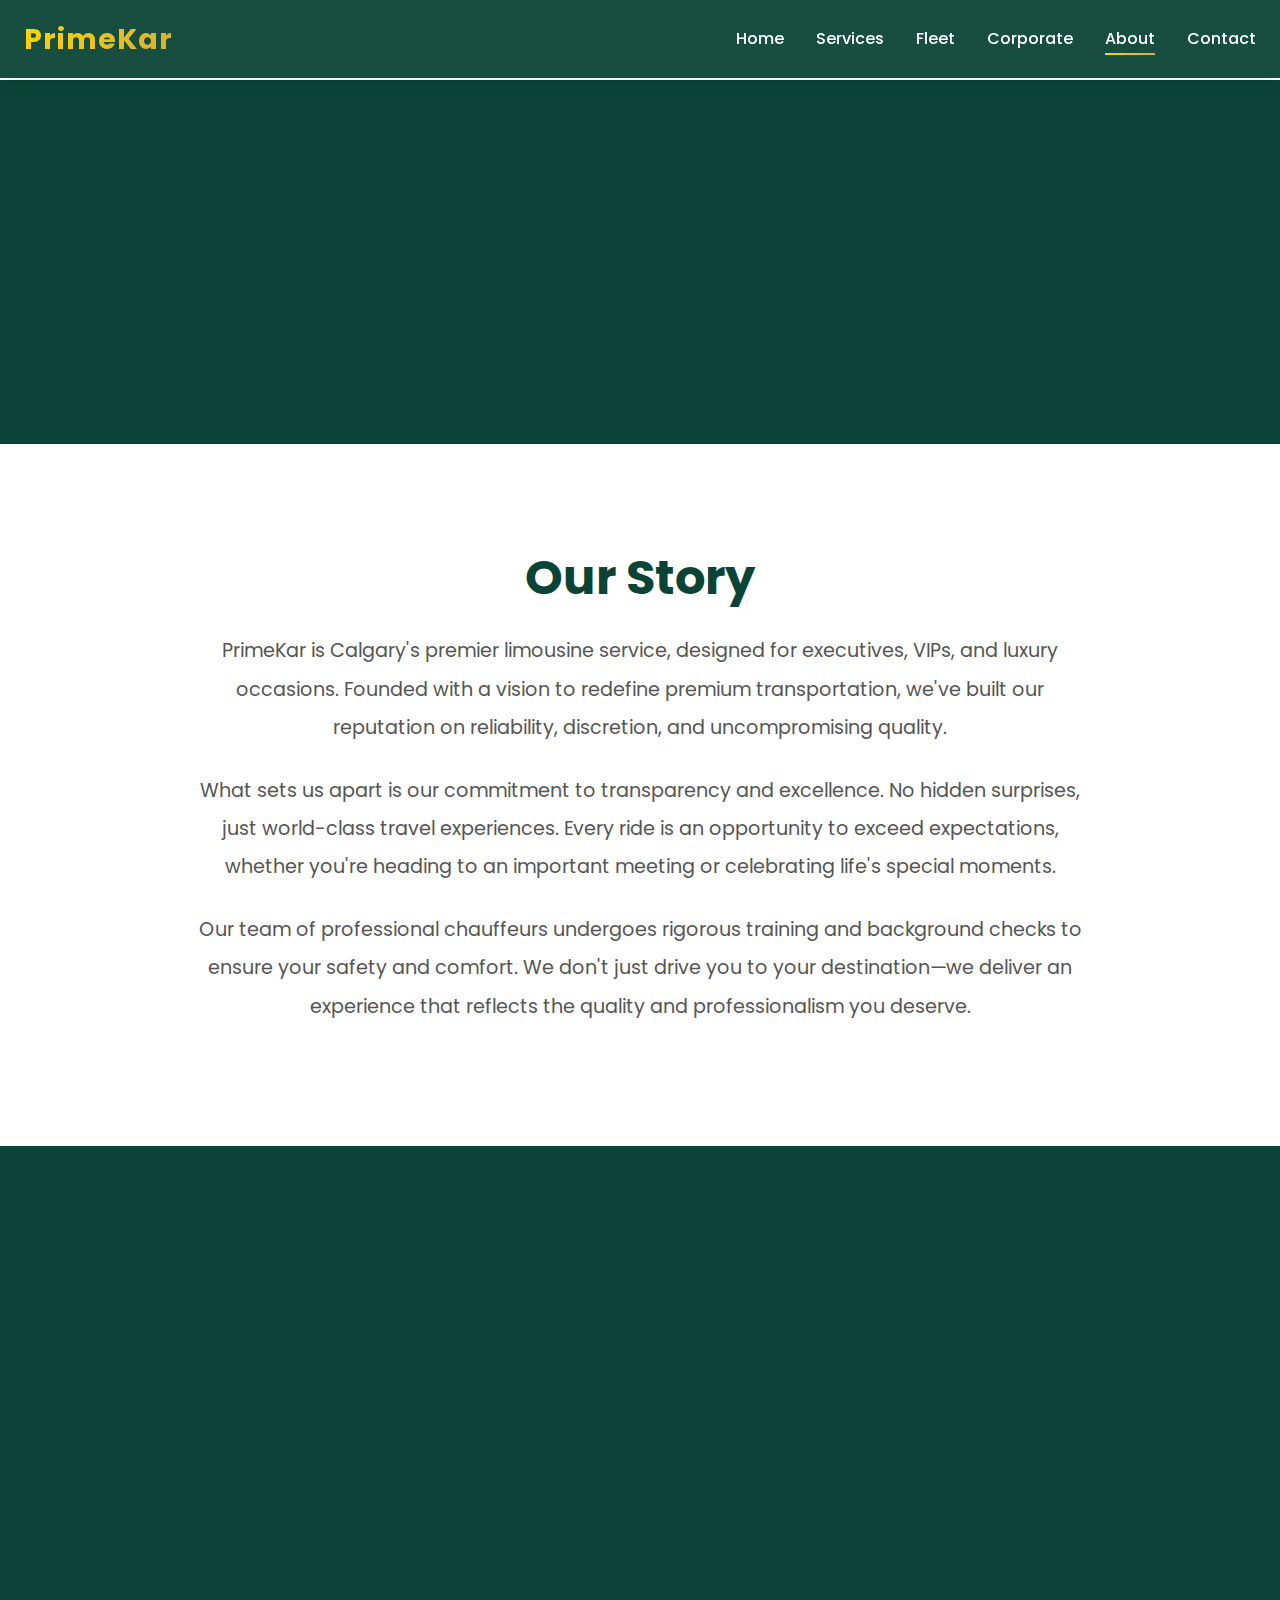
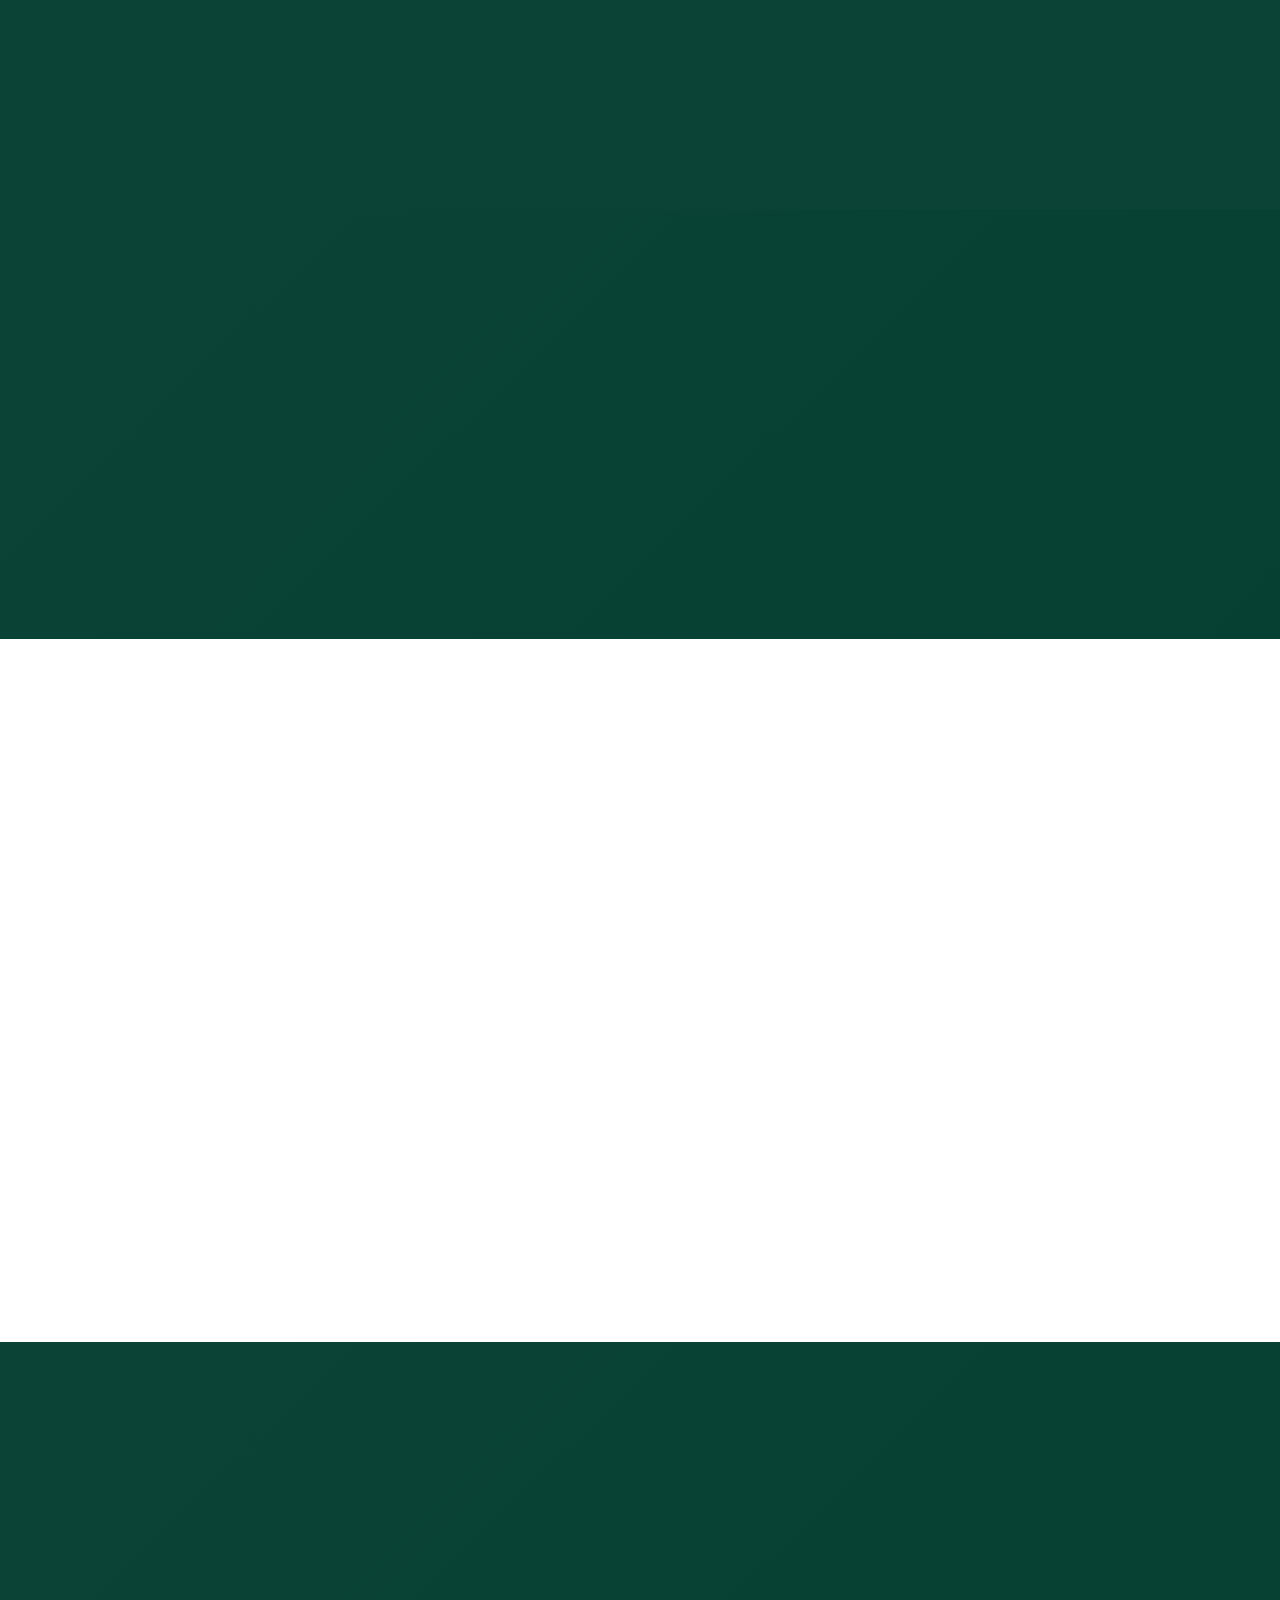
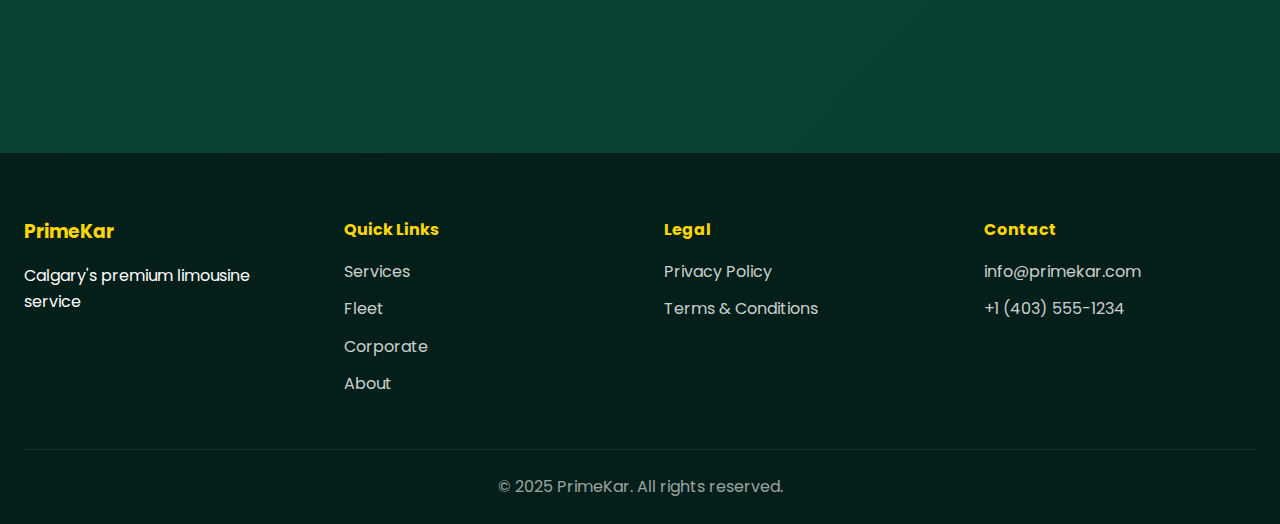
<file: about.html>
<!DOCTYPE html>
<html lang="en">
<head>
    <meta charset="UTF-8">
    <meta name="viewport" content="width=device-width, initial-scale=1.0">
    <title>About Us — PrimeKar</title>
    <link rel="preconnect" href="https://fonts.googleapis.com">
    <link rel="preconnect" href="https://fonts.gstatic.com" crossorigin>
    <link href="https://fonts.googleapis.com/css2?family=Poppins:wght@300;400;600;700&display=swap" rel="stylesheet">
    <link rel="stylesheet" href="/style.css">
    <style>
        .story-section {
            max-width: 900px;
            margin: 0 auto;
            text-align: center;
        }
        .story-section p {
            font-size: 1.2rem;
            line-height: 2;
            color: #555;
            margin-bottom: calc(var(--spacing) * 3);
        }
        .values-grid {
            display: grid;
            grid-template-columns: repeat(auto-fit, minmax(280px, 1fr));
            gap: calc(var(--spacing) * 4);
            margin-top: calc(var(--spacing) * 6);
        }
        .value-card {
            background: var(--white);
            padding: calc(var(--spacing) * 4);
            border-radius: 20px;
            box-shadow: 0 5px 20px rgba(0, 0, 0, 0.08);
            text-align: center;
        }
        .value-icon {
            font-size: 3rem;
            margin-bottom: calc(var(--spacing) * 2);
        }
        .value-card h3 {
            color: var(--dark-green);
            margin-bottom: calc(var(--spacing) * 2);
        }
        .value-card p {
            color: #666;
            line-height: 1.8;
        }
        .stats-section {
            display: grid;
            grid-template-columns: repeat(auto-fit, minmax(200px, 1fr));
            gap: calc(var(--spacing) * 4);
            margin-top: calc(var(--spacing) * 6);
        }
        .stat-item {
            text-align: center;
        }
        .stat-number {
            font-size: 3rem;
            font-weight: 700;
            background: linear-gradient(135deg, var(--gold), var(--gold-dark));
            -webkit-background-clip: text;
            -webkit-text-fill-color: transparent;
            background-clip: text;
            margin-bottom: calc(var(--spacing) * 1);
        }
        .stat-label {
            color: rgba(255, 255, 255, 0.9);
            font-size: 1.1rem;
        }
    </style>
</head>
<body>
    <nav class="navbar">
        <div class="nav-container">
            <a href="/" class="logo">PrimeKar</a>
            <button class="mobile-menu-toggle" aria-label="Toggle menu">
                <span></span>
                <span></span>
                <span></span>
            </button>
            <ul class="nav-menu">
                <li><a href="/" class="nav-link">Home</a></li>
                <li><a href="/services.html" class="nav-link">Services</a></li>
                <li><a href="/fleet.html" class="nav-link">Fleet</a></li>
                <li><a href="/corporate.html" class="nav-link">Corporate</a></li>
                <li><a href="/about.html" class="nav-link active">About</a></li>
                <li><a href="/contact.html" class="nav-link">Contact</a></li>
            </ul>
        </div>
    </nav>

    <main style="padding-top: 80px;">
        <section class="page-header section-padding dark-section">
            <div class="container">
                <h1 class="section-title fade-in" style="color: var(--white);">About PrimeKar</h1>
                <p class="section-subtitle fade-in-delay" style="color: rgba(255,255,255,0.9);">Calgary's trusted luxury transportation service</p>
            </div>
        </section>

        <section class="section-padding">
            <div class="container">
                <div class="story-section reveal">
                    <h2 class="section-title">Our Story</h2>
                    <p>PrimeKar is Calgary's premier limousine service, designed for executives, VIPs, and luxury occasions. Founded with a vision to redefine premium transportation, we've built our reputation on reliability, discretion, and uncompromising quality.</p>
                    <p>What sets us apart is our commitment to transparency and excellence. No hidden surprises, just world-class travel experiences. Every ride is an opportunity to exceed expectations, whether you're heading to an important meeting or celebrating life's special moments.</p>
                    <p>Our team of professional chauffeurs undergoes rigorous training and background checks to ensure your safety and comfort. We don't just drive you to your destination—we deliver an experience that reflects the quality and professionalism you deserve.</p>
                </div>
            </div>
        </section>

        <section class="section-padding dark-section">
            <div class="container">
                <h2 class="section-title reveal" style="color: var(--white);">Our Values</h2>
                <div class="values-grid">
                    <div class="value-card reveal">
                        <div class="value-icon">🎯</div>
                        <h3>Excellence</h3>
                        <p>We maintain the highest standards in every aspect of our service, from vehicle maintenance to customer care.</p>
                    </div>
                    <div class="value-card reveal">
                        <div class="value-icon">🤝</div>
                        <h3>Integrity</h3>
                        <p>Transparent pricing, honest communication, and ethical business practices guide everything we do.</p>
                    </div>
                    <div class="value-card reveal">
                        <div class="value-icon">💎</div>
                        <h3>Luxury</h3>
                        <p>Premium vehicles, professional chauffeurs, and attention to detail create unforgettable experiences.</p>
                    </div>
                    <div class="value-card reveal">
                        <div class="value-icon">🔒</div>
                        <h3>Discretion</h3>
                        <p>Your privacy is paramount. We provide confidential, secure transportation for all our clients.</p>
                    </div>
                </div>
            </div>
        </section>

        <section class="section-padding dark-section" style="background: linear-gradient(135deg, var(--dark-green) 0%, #064032 100%);">
            <div class="container">
                <h2 class="section-title reveal" style="color: var(--white);">By The Numbers</h2>
                <div class="stats-section">
                    <div class="stat-item reveal">
                        <div class="stat-number">15+</div>
                        <div class="stat-label">Years of Service</div>
                    </div>
                    <div class="stat-item reveal">
                        <div class="stat-number">50K+</div>
                        <div class="stat-label">Happy Clients</div>
                    </div>
                    <div class="stat-item reveal">
                        <div class="stat-number">25+</div>
                        <div class="stat-label">Luxury Vehicles</div>
                    </div>
                    <div class="stat-item reveal">
                        <div class="stat-number">99.9%</div>
                        <div class="stat-label">On-Time Rate</div>
                    </div>
                </div>
            </div>
        </section>

        <section class="section-padding">
            <div class="container">
                <div class="story-section reveal">
                    <h2 class="section-title">Why Choose PrimeKar?</h2>
                    <p>In a city with many transportation options, PrimeKar stands out through our unwavering commitment to quality. We understand that luxury isn't just about the vehicle—it's about the entire experience.</p>
                    <p>From the moment you book to the moment you arrive, every detail is carefully orchestrated. Our chauffeurs arrive early, vehicles are immaculate, and we go above and beyond to anticipate your needs.</p>
                    <p>Whether you're a business executive who values punctuality, a couple celebrating an anniversary, or a visitor seeking the best Calgary has to offer, PrimeKar delivers an experience that exceeds expectations every time.</p>
                </div>
            </div>
        </section>

        <section class="cta-section section-padding">
            <div class="container">
                <div class="cta-content reveal">
                    <h2>Experience The PrimeKar Difference</h2>
                    <p>Join thousands of satisfied clients who trust us with their luxury transportation</p>
                    <button class="cta-button shimmer">Download App</button>
                </div>
            </div>
        </section>
    </main>

    <footer class="footer">
        <div class="footer-container">
            <div class="footer-section">
                <h3>PrimeKar</h3>
                <p>Calgary's premium limousine service</p>
            </div>
            <div class="footer-section">
                <h4>Quick Links</h4>
                <ul>
                    <li><a href="/services.html">Services</a></li>
                    <li><a href="/fleet.html">Fleet</a></li>
                    <li><a href="/corporate.html">Corporate</a></li>
                    <li><a href="/about.html">About</a></li>
                </ul>
            </div>
            <div class="footer-section">
                <h4>Legal</h4>
                <ul>
                    <li><a href="/privacy.html">Privacy Policy</a></li>
                    <li><a href="/terms.html">Terms & Conditions</a></li>
                </ul>
            </div>
            <div class="footer-section">
                <h4>Contact</h4>
                <ul>
                    <li><a href="mailto:info@primekar.com">info@primekar.com</a></li>
                    <li><a href="tel:+14035551234">+1 (403) 555-1234</a></li>
                </ul>
            </div>
        </div>
        <div class="footer-bottom">
            <p>&copy; 2025 PrimeKar. All rights reserved.</p>
        </div>
    </footer>

    <script src="/main.js"></script>
</body>
</html>
</file>
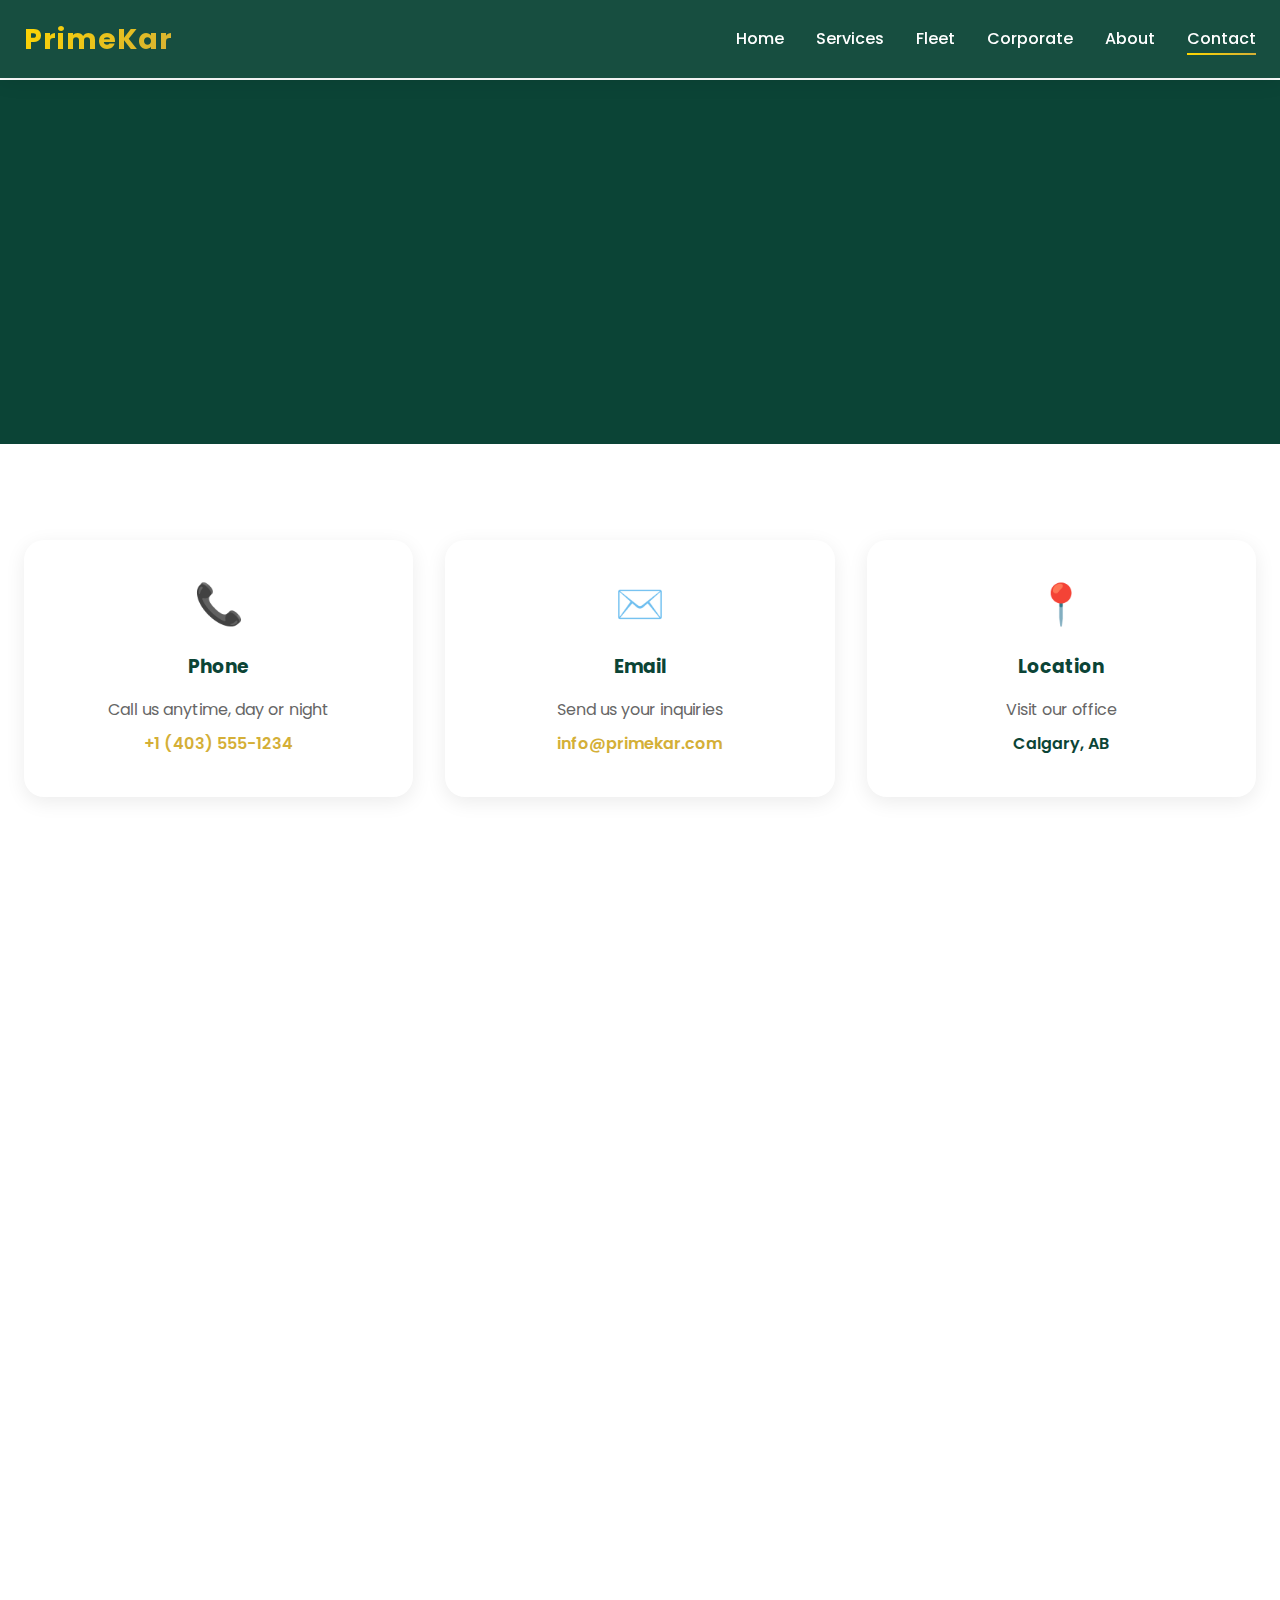
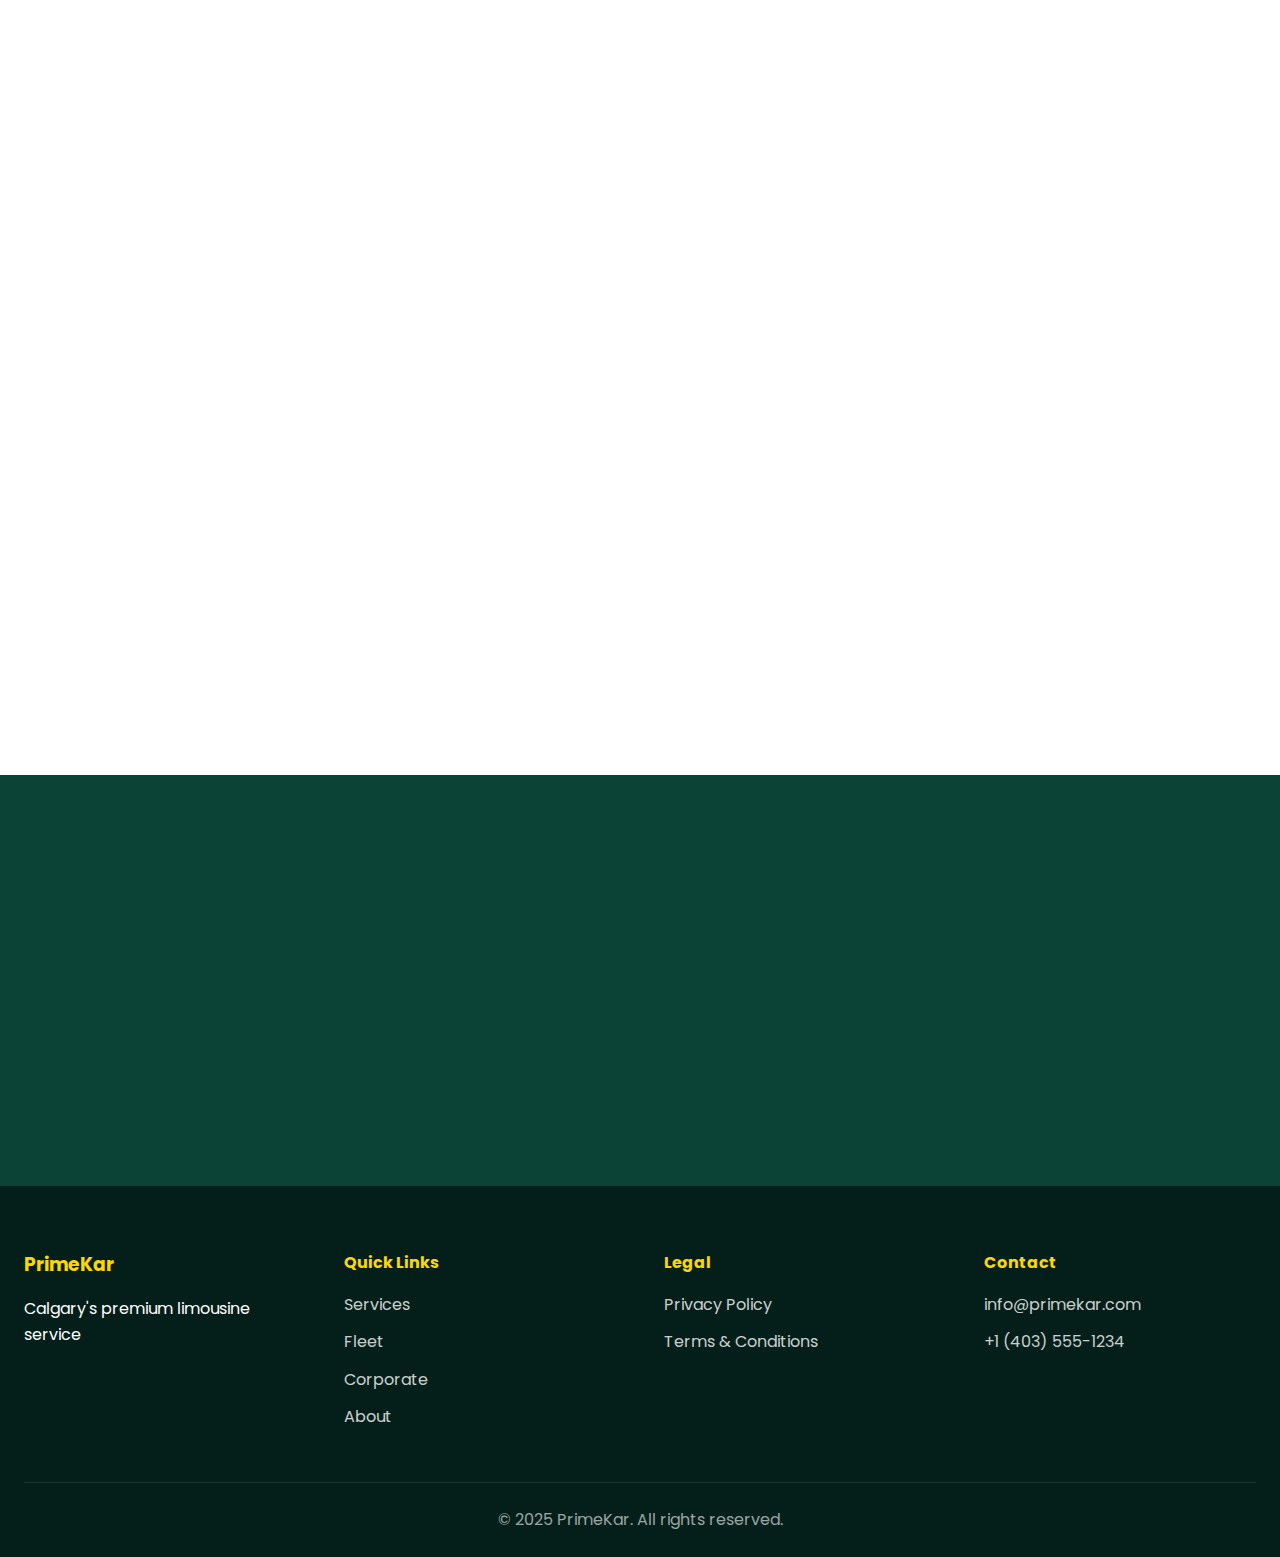
<file: contact.html>
<!DOCTYPE html>
<html lang="en">
<head>
    <meta charset="UTF-8">
    <meta name="viewport" content="width=device-width, initial-scale=1.0">
    <title>Contact Us — PrimeKar</title>
    <link rel="preconnect" href="https://fonts.googleapis.com">
    <link rel="preconnect" href="https://fonts.gstatic.com" crossorigin>
    <link href="https://fonts.googleapis.com/css2?family=Poppins:wght@300;400;600;700&display=swap" rel="stylesheet">
    <link rel="stylesheet" href="/style.css">
    <style>
        .contact-grid {
            display: grid;
            grid-template-columns: repeat(auto-fit, minmax(300px, 1fr));
            gap: calc(var(--spacing) * 4);
            margin-bottom: calc(var(--spacing) * 8);
        }
        .contact-card {
            background: var(--white);
            padding: calc(var(--spacing) * 4);
            border-radius: 20px;
            text-align: center;
            box-shadow: 0 5px 20px rgba(0, 0, 0, 0.08);
        }
        .contact-icon {
            font-size: 2.5rem;
            margin-bottom: calc(var(--spacing) * 2);
        }
        .contact-card h3 {
            color: var(--dark-green);
            margin-bottom: calc(var(--spacing) * 2);
        }
        .contact-card p {
            color: #666;
            margin-bottom: calc(var(--spacing) * 1);
        }
        .contact-card a {
            color: var(--gold-dark);
            text-decoration: none;
            font-weight: 600;
            transition: color 0.3s ease;
        }
        .contact-card a:hover {
            color: var(--gold);
        }
        .form-section {
            background: var(--light-gray);
            padding: calc(var(--spacing) * 8);
            border-radius: 30px;
            max-width: 800px;
            margin: 0 auto calc(var(--spacing) * 8);
        }
        .form-group {
            margin-bottom: calc(var(--spacing) * 3);
        }
        .form-group label {
            display: block;
            margin-bottom: calc(var(--spacing) * 1);
            color: var(--dark-green);
            font-weight: 600;
        }
        .form-group input,
        .form-group textarea {
            width: 100%;
            padding: calc(var(--spacing) * 2);
            border: 2px solid #ddd;
            border-radius: 10px;
            font-family: 'Poppins', sans-serif;
            font-size: 1rem;
            transition: border-color 0.3s ease;
        }
        .form-group input:focus,
        .form-group textarea:focus {
            outline: none;
            border-color: var(--gold);
        }
        .form-group textarea {
            resize: vertical;
            min-height: 150px;
        }
        .submit-btn {
            background: linear-gradient(135deg, var(--gold), var(--gold-dark));
            color: var(--dark-green);
            border: none;
            padding: calc(var(--spacing) * 2.5) calc(var(--spacing) * 6);
            font-size: 1.1rem;
            font-weight: 600;
            border-radius: 50px;
            cursor: pointer;
            transition: all 0.3s ease;
            font-family: 'Poppins', sans-serif;
            width: 100%;
        }
        .submit-btn:hover {
            transform: translateY(-2px);
            box-shadow: 0 10px 30px rgba(255, 215, 0, 0.3);
        }
        .map-container {
            width: 100%;
            height: 400px;
            border-radius: 20px;
            overflow: hidden;
            box-shadow: 0 10px 40px rgba(0, 0, 0, 0.1);
        }
        .map-container iframe {
            width: 100%;
            height: 100%;
            border: none;
        }
    </style>
</head>
<body>
    <nav class="navbar">
        <div class="nav-container">
            <a href="/" class="logo">PrimeKar</a>
            <button class="mobile-menu-toggle" aria-label="Toggle menu">
                <span></span>
                <span></span>
                <span></span>
            </button>
            <ul class="nav-menu">
                <li><a href="/" class="nav-link">Home</a></li>
                <li><a href="/services.html" class="nav-link">Services</a></li>
                <li><a href="/fleet.html" class="nav-link">Fleet</a></li>
                <li><a href="/corporate.html" class="nav-link">Corporate</a></li>
                <li><a href="/about.html" class="nav-link">About</a></li>
                <li><a href="/contact.html" class="nav-link active">Contact</a></li>
            </ul>
        </div>
    </nav>

    <main style="padding-top: 80px;">
        <section class="page-header section-padding dark-section">
            <div class="container">
                <h1 class="section-title fade-in" style="color: var(--white);">Contact Us</h1>
                <p class="section-subtitle fade-in-delay" style="color: rgba(255,255,255,0.9);">We're here to assist you 24/7</p>
            </div>
        </section>

        <section class="section-padding">
            <div class="container">
                <div class="contact-grid">
                    <div class="contact-card reveal">
                        <div class="contact-icon">📞</div>
                        <h3>Phone</h3>
                        <p>Call us anytime, day or night</p>
                        <a href="tel:+14035551234">+1 (403) 555-1234</a>
                    </div>

                    <div class="contact-card reveal">
                        <div class="contact-icon">✉️</div>
                        <h3>Email</h3>
                        <p>Send us your inquiries</p>
                        <a href="mailto:info@primekar.com">info@primekar.com</a>
                    </div>

                    <div class="contact-card reveal">
                        <div class="contact-icon">📍</div>
                        <h3>Location</h3>
                        <p>Visit our office</p>
                        <p style="font-weight: 600; color: var(--dark-green);">Calgary, AB</p>
                    </div>
                </div>

                <div class="form-section reveal">
                    <h2 style="color: var(--dark-green); text-align: center; margin-bottom: calc(var(--spacing) * 4);">Send Us a Message</h2>
                    <form id="contactForm">
                        <div class="form-group">
                            <label for="name">Your Name *</label>
                            <input type="text" id="name" name="name" required>
                        </div>

                        <div class="form-group">
                            <label for="email">Email Address *</label>
                            <input type="email" id="email" name="email" required>
                        </div>

                        <div class="form-group">
                            <label for="phone">Phone Number</label>
                            <input type="tel" id="phone" name="phone">
                        </div>

                        <div class="form-group">
                            <label for="subject">Subject</label>
                            <input type="text" id="subject" name="subject" placeholder="How can we help you?">
                        </div>

                        <div class="form-group">
                            <label for="message">Message *</label>
                            <textarea id="message" name="message" required placeholder="Tell us more about your inquiry..."></textarea>
                        </div>

                        <button type="submit" class="submit-btn">Send Message</button>
                    </form>
                </div>

                <div class="map-container reveal">
                    <iframe
                        src="https://www.google.com/maps/embed?pb=!1m18!1m12!1m3!1d320235.57143071935!2d-114.31317965!3d51.027393149999995!2m3!1f0!2f0!3f0!3m2!1i1024!2i768!4f13.1!3m3!1m2!1s0x537170039f843fd5%3A0x266d3bb1b652b63a!2sCalgary%2C%20AB!5e0!3m2!1sen!2sca!4v1234567890123!5m2!1sen!2sca"
                        loading="lazy"
                        referrerpolicy="no-referrer-when-downgrade">
                    </iframe>
                </div>
            </div>
        </section>

        <section class="section-padding dark-section">
            <div class="container">
                <div class="cta-content reveal">
                    <h2 style="color: var(--white);">Prefer to Book Directly?</h2>
                    <p style="color: rgba(255,255,255,0.9);">Download our app for instant booking and exclusive offers</p>
                    <button class="cta-button shimmer">Download App</button>
                </div>
            </div>
        </section>
    </main>

    <footer class="footer">
        <div class="footer-container">
            <div class="footer-section">
                <h3>PrimeKar</h3>
                <p>Calgary's premium limousine service</p>
            </div>
            <div class="footer-section">
                <h4>Quick Links</h4>
                <ul>
                    <li><a href="/services.html">Services</a></li>
                    <li><a href="/fleet.html">Fleet</a></li>
                    <li><a href="/corporate.html">Corporate</a></li>
                    <li><a href="/about.html">About</a></li>
                </ul>
            </div>
            <div class="footer-section">
                <h4>Legal</h4>
                <ul>
                    <li><a href="/privacy.html">Privacy Policy</a></li>
                    <li><a href="/terms.html">Terms & Conditions</a></li>
                </ul>
            </div>
            <div class="footer-section">
                <h4>Contact</h4>
                <ul>
                    <li><a href="mailto:info@primekar.com">info@primekar.com</a></li>
                    <li><a href="tel:+14035551234">+1 (403) 555-1234</a></li>
                </ul>
            </div>
        </div>
        <div class="footer-bottom">
            <p>&copy; 2025 PrimeKar. All rights reserved.</p>
        </div>
    </footer>

    <script src="/main.js"></script>
    <script>
        document.getElementById('contactForm').addEventListener('submit', (e) => {
            e.preventDefault();
            alert('Thank you for your message! We will get back to you shortly.');
            e.target.reset();
        });
    </script>
</body>
</html>
</file>
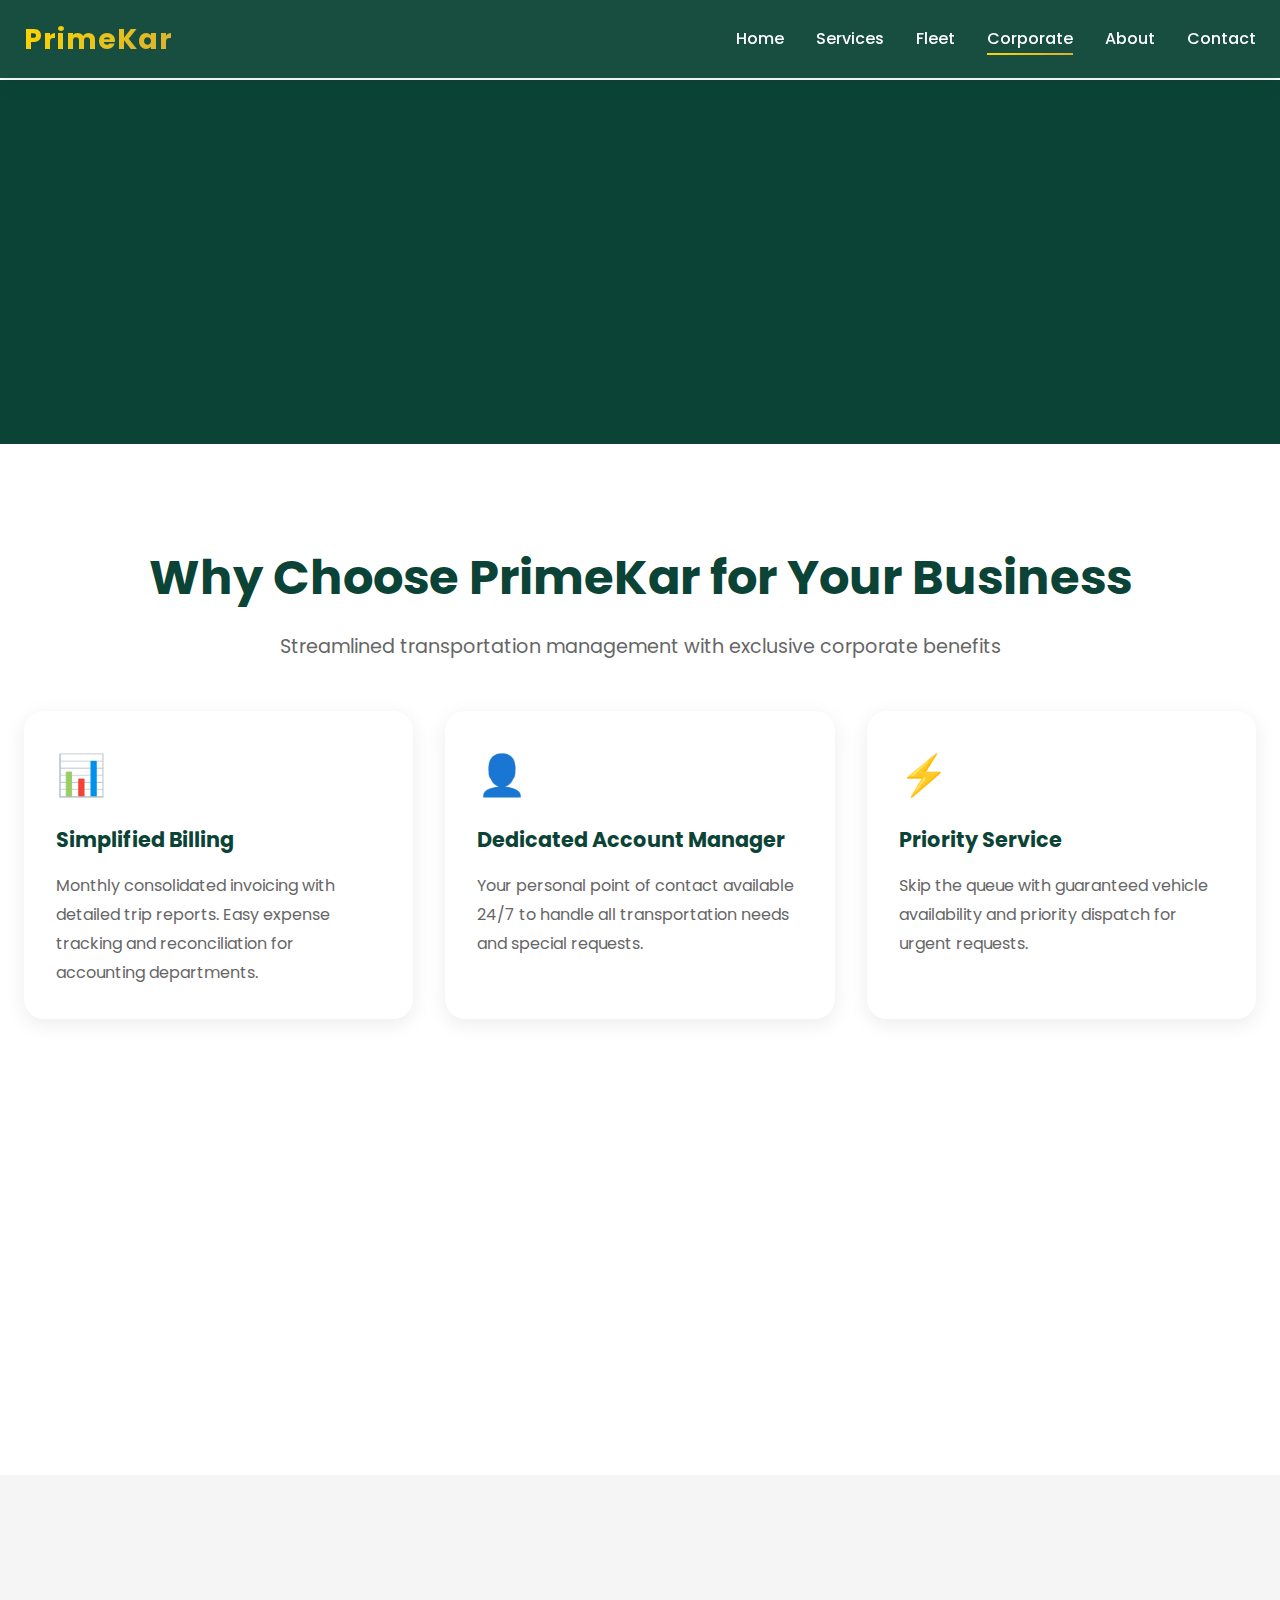
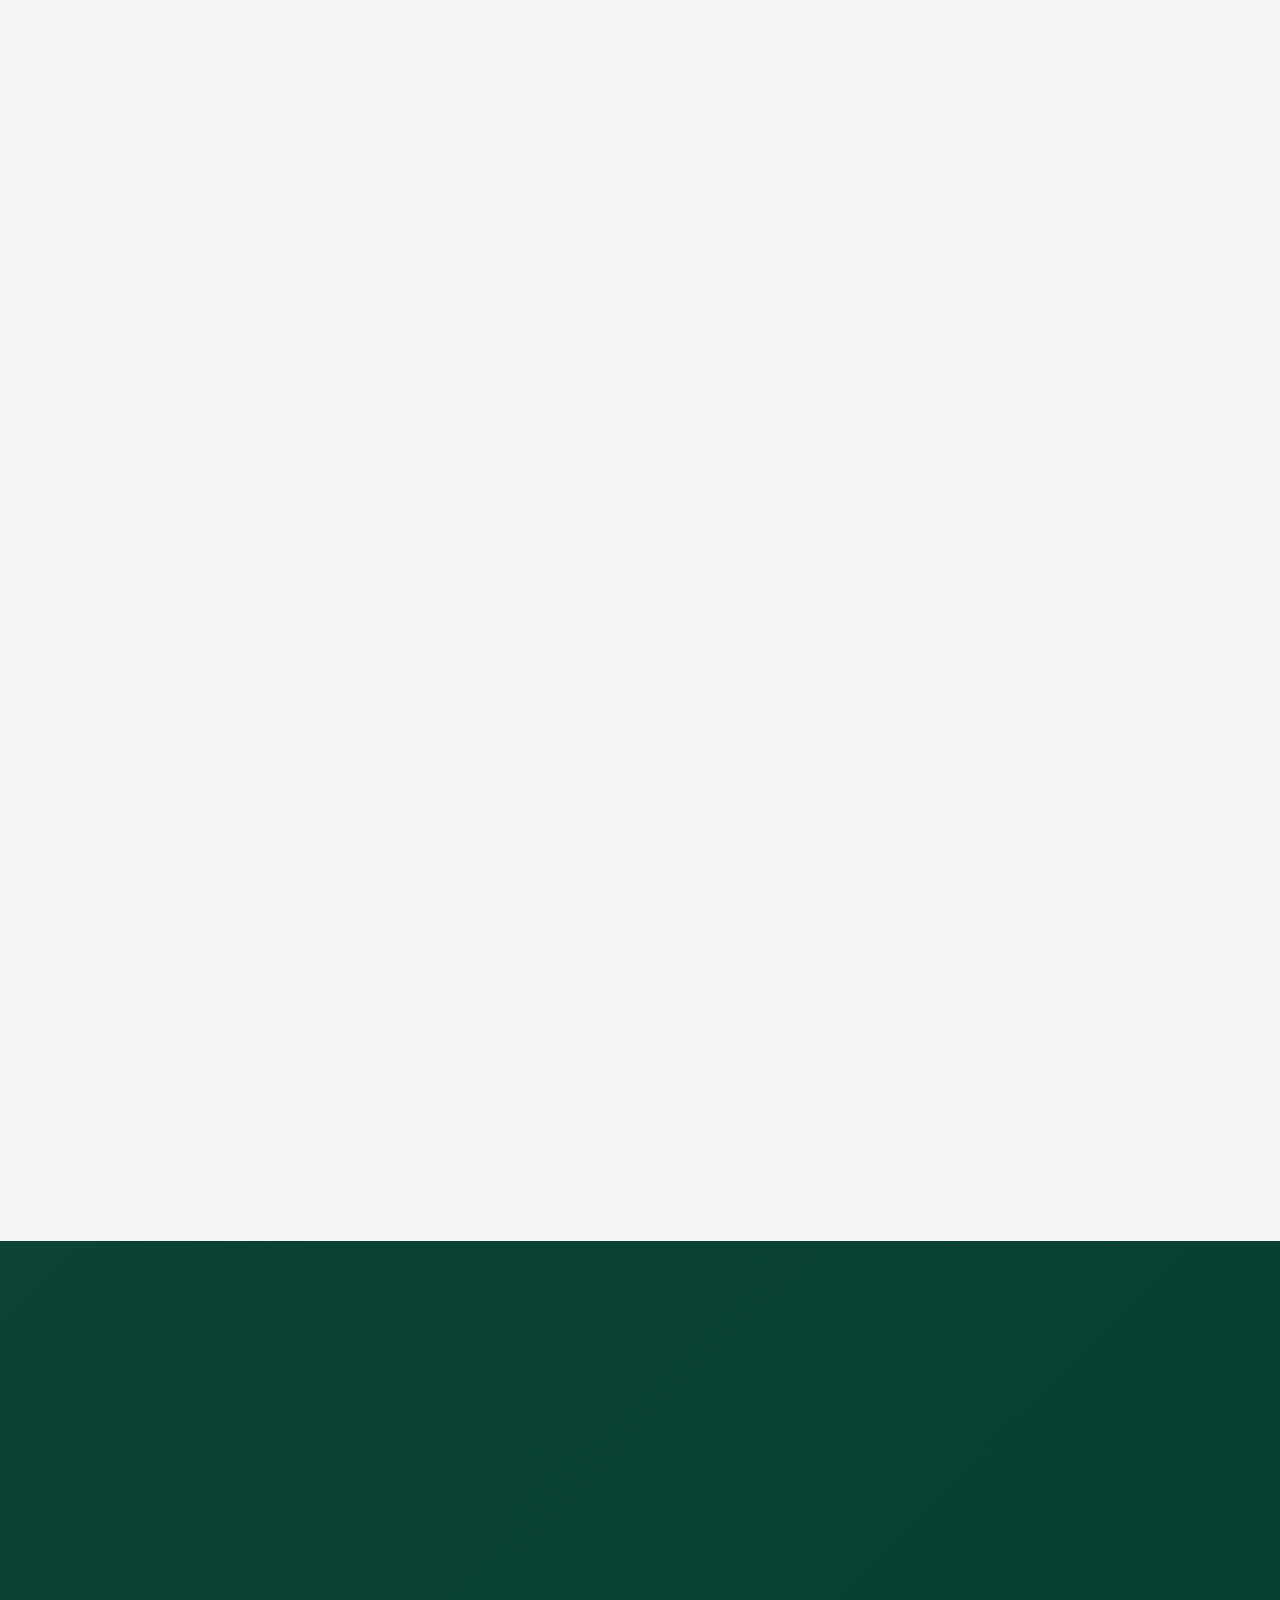
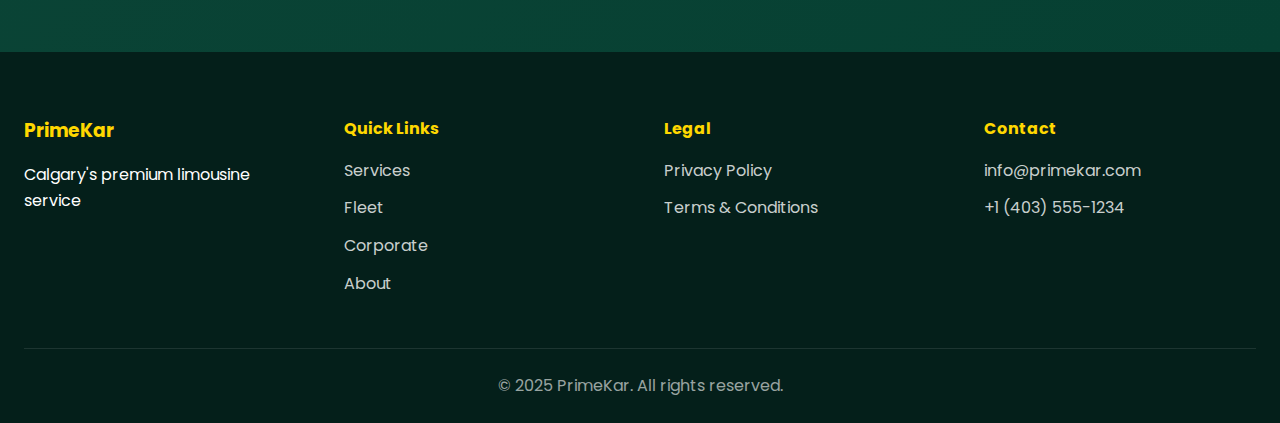
<file: corporate.html>
<!DOCTYPE html>
<html lang="en">
<head>
    <meta charset="UTF-8">
    <meta name="viewport" content="width=device-width, initial-scale=1.0">
    <title>Corporate Accounts — PrimeKar</title>
    <link rel="preconnect" href="https://fonts.googleapis.com">
    <link rel="preconnect" href="https://fonts.gstatic.com" crossorigin>
    <link href="https://fonts.googleapis.com/css2?family=Poppins:wght@300;400;600;700&display=swap" rel="stylesheet">
    <link rel="stylesheet" href="/style.css">
    <style>
        .benefits-grid {
            display: grid;
            grid-template-columns: repeat(auto-fit, minmax(300px, 1fr));
            gap: calc(var(--spacing) * 4);
            margin: calc(var(--spacing) * 6) 0;
        }
        .benefit-item {
            background: var(--white);
            padding: calc(var(--spacing) * 4);
            border-radius: 20px;
            box-shadow: 0 5px 20px rgba(0, 0, 0, 0.08);
            transition: transform 0.3s ease;
        }
        .benefit-item:hover {
            transform: translateY(-5px);
        }
        .benefit-icon {
            font-size: 2.5rem;
            margin-bottom: calc(var(--spacing) * 2);
        }
        .benefit-item h3 {
            color: var(--dark-green);
            margin-bottom: calc(var(--spacing) * 2);
            font-size: 1.3rem;
        }
        .benefit-item p {
            color: #666;
            line-height: 1.8;
        }
        .form-section {
            background: var(--light-gray);
            padding: calc(var(--spacing) * 8);
            border-radius: 30px;
            max-width: 800px;
            margin: 0 auto;
        }
        .form-group {
            margin-bottom: calc(var(--spacing) * 3);
        }
        .form-group label {
            display: block;
            margin-bottom: calc(var(--spacing) * 1);
            color: var(--dark-green);
            font-weight: 600;
        }
        .form-group input,
        .form-group textarea {
            width: 100%;
            padding: calc(var(--spacing) * 2);
            border: 2px solid #ddd;
            border-radius: 10px;
            font-family: 'Poppins', sans-serif;
            font-size: 1rem;
            transition: border-color 0.3s ease;
        }
        .form-group input:focus,
        .form-group textarea:focus {
            outline: none;
            border-color: var(--gold);
        }
        .form-group textarea {
            resize: vertical;
            min-height: 150px;
        }
        .submit-btn {
            background: linear-gradient(135deg, var(--gold), var(--gold-dark));
            color: var(--dark-green);
            border: none;
            padding: calc(var(--spacing) * 2.5) calc(var(--spacing) * 6);
            font-size: 1.1rem;
            font-weight: 600;
            border-radius: 50px;
            cursor: pointer;
            transition: all 0.3s ease;
            font-family: 'Poppins', sans-serif;
            width: 100%;
        }
        .submit-btn:hover {
            transform: translateY(-2px);
            box-shadow: 0 10px 30px rgba(255, 215, 0, 0.3);
        }
    </style>
</head>
<body>
    <nav class="navbar">
        <div class="nav-container">
            <a href="/" class="logo">PrimeKar</a>
            <button class="mobile-menu-toggle" aria-label="Toggle menu">
                <span></span>
                <span></span>
                <span></span>
            </button>
            <ul class="nav-menu">
                <li><a href="/" class="nav-link">Home</a></li>
                <li><a href="/services.html" class="nav-link">Services</a></li>
                <li><a href="/fleet.html" class="nav-link">Fleet</a></li>
                <li><a href="/corporate.html" class="nav-link active">Corporate</a></li>
                <li><a href="/about.html" class="nav-link">About</a></li>
                <li><a href="/contact.html" class="nav-link">Contact</a></li>
            </ul>
        </div>
    </nav>

    <main style="padding-top: 80px;">
        <section class="page-header section-padding dark-section">
            <div class="container">
                <h1 class="section-title fade-in" style="color: var(--white);">Corporate Accounts</h1>
                <p class="section-subtitle fade-in-delay" style="color: rgba(255,255,255,0.9);">Premium transportation solutions for your business</p>
            </div>
        </section>

        <section class="section-padding">
            <div class="container">
                <h2 class="section-title reveal">Why Choose PrimeKar for Your Business</h2>
                <p class="section-subtitle reveal">Streamlined transportation management with exclusive corporate benefits</p>

                <div class="benefits-grid">
                    <div class="benefit-item reveal">
                        <div class="benefit-icon">📊</div>
                        <h3>Simplified Billing</h3>
                        <p>Monthly consolidated invoicing with detailed trip reports. Easy expense tracking and reconciliation for accounting departments.</p>
                    </div>

                    <div class="benefit-item reveal">
                        <div class="benefit-icon">👤</div>
                        <h3>Dedicated Account Manager</h3>
                        <p>Your personal point of contact available 24/7 to handle all transportation needs and special requests.</p>
                    </div>

                    <div class="benefit-item reveal">
                        <div class="benefit-icon">⚡</div>
                        <h3>Priority Service</h3>
                        <p>Skip the queue with guaranteed vehicle availability and priority dispatch for urgent requests.</p>
                    </div>

                    <div class="benefit-item reveal">
                        <div class="benefit-icon">💰</div>
                        <h3>Corporate Pricing</h3>
                        <p>Exclusive volume-based discounts and negotiated rates tailored to your company's transportation needs.</p>
                    </div>

                    <div class="benefit-item reveal">
                        <div class="benefit-icon">🔐</div>
                        <h3>Enhanced Security</h3>
                        <p>Background-checked chauffeurs, real-time tracking, and comprehensive insurance coverage for peace of mind.</p>
                    </div>

                    <div class="benefit-item reveal">
                        <div class="benefit-icon">📱</div>
                        <h3>Easy Booking Management</h3>
                        <p>Centralized booking portal for managing multiple employees and locations. Approve riders and set spending limits.</p>
                    </div>
                </div>
            </div>
        </section>

        <section class="section-padding" style="background: var(--light-gray);">
            <div class="container">
                <h2 class="section-title reveal">Request Corporate Account Information</h2>
                <p class="section-subtitle reveal">Fill out the form below and our team will contact you within 24 hours</p>

                <div class="form-section reveal">
                    <form id="corporateForm">
                        <div class="form-group">
                            <label for="name">Full Name *</label>
                            <input type="text" id="name" name="name" required>
                        </div>

                        <div class="form-group">
                            <label for="company">Company Name *</label>
                            <input type="text" id="company" name="company" required>
                        </div>

                        <div class="form-group">
                            <label for="email">Email Address *</label>
                            <input type="email" id="email" name="email" required>
                        </div>

                        <div class="form-group">
                            <label for="phone">Phone Number *</label>
                            <input type="tel" id="phone" name="phone" required>
                        </div>

                        <div class="form-group">
                            <label for="employees">Estimated Monthly Trips</label>
                            <input type="text" id="employees" name="employees" placeholder="e.g., 20-30 trips per month">
                        </div>

                        <div class="form-group">
                            <label for="message">Additional Information</label>
                            <textarea id="message" name="message" placeholder="Tell us about your transportation needs..."></textarea>
                        </div>

                        <button type="submit" class="submit-btn">Submit Inquiry</button>
                    </form>
                </div>
            </div>
        </section>

        <section class="cta-section section-padding">
            <div class="container">
                <div class="cta-content reveal">
                    <h2>Join Leading Calgary Businesses</h2>
                    <p>Experience the PrimeKar difference for your corporate transportation</p>
                    <button class="cta-button shimmer">Get Started Today</button>
                </div>
            </div>
        </section>
    </main>

    <footer class="footer">
        <div class="footer-container">
            <div class="footer-section">
                <h3>PrimeKar</h3>
                <p>Calgary's premium limousine service</p>
            </div>
            <div class="footer-section">
                <h4>Quick Links</h4>
                <ul>
                    <li><a href="/services.html">Services</a></li>
                    <li><a href="/fleet.html">Fleet</a></li>
                    <li><a href="/corporate.html">Corporate</a></li>
                    <li><a href="/about.html">About</a></li>
                </ul>
            </div>
            <div class="footer-section">
                <h4>Legal</h4>
                <ul>
                    <li><a href="/privacy.html">Privacy Policy</a></li>
                    <li><a href="/terms.html">Terms & Conditions</a></li>
                </ul>
            </div>
            <div class="footer-section">
                <h4>Contact</h4>
                <ul>
                    <li><a href="mailto:info@primekar.com">info@primekar.com</a></li>
                    <li><a href="tel:+14035551234">+1 (403) 555-1234</a></li>
                </ul>
            </div>
        </div>
        <div class="footer-bottom">
            <p>&copy; 2025 PrimeKar. All rights reserved.</p>
        </div>
    </footer>

    <script src="/main.js"></script>
    <script>
        document.getElementById('corporateForm').addEventListener('submit', (e) => {
            e.preventDefault();
            alert('Thank you for your inquiry! Our corporate team will contact you within 24 hours.');
            e.target.reset();
        });
    </script>
</body>
</html>
</file>
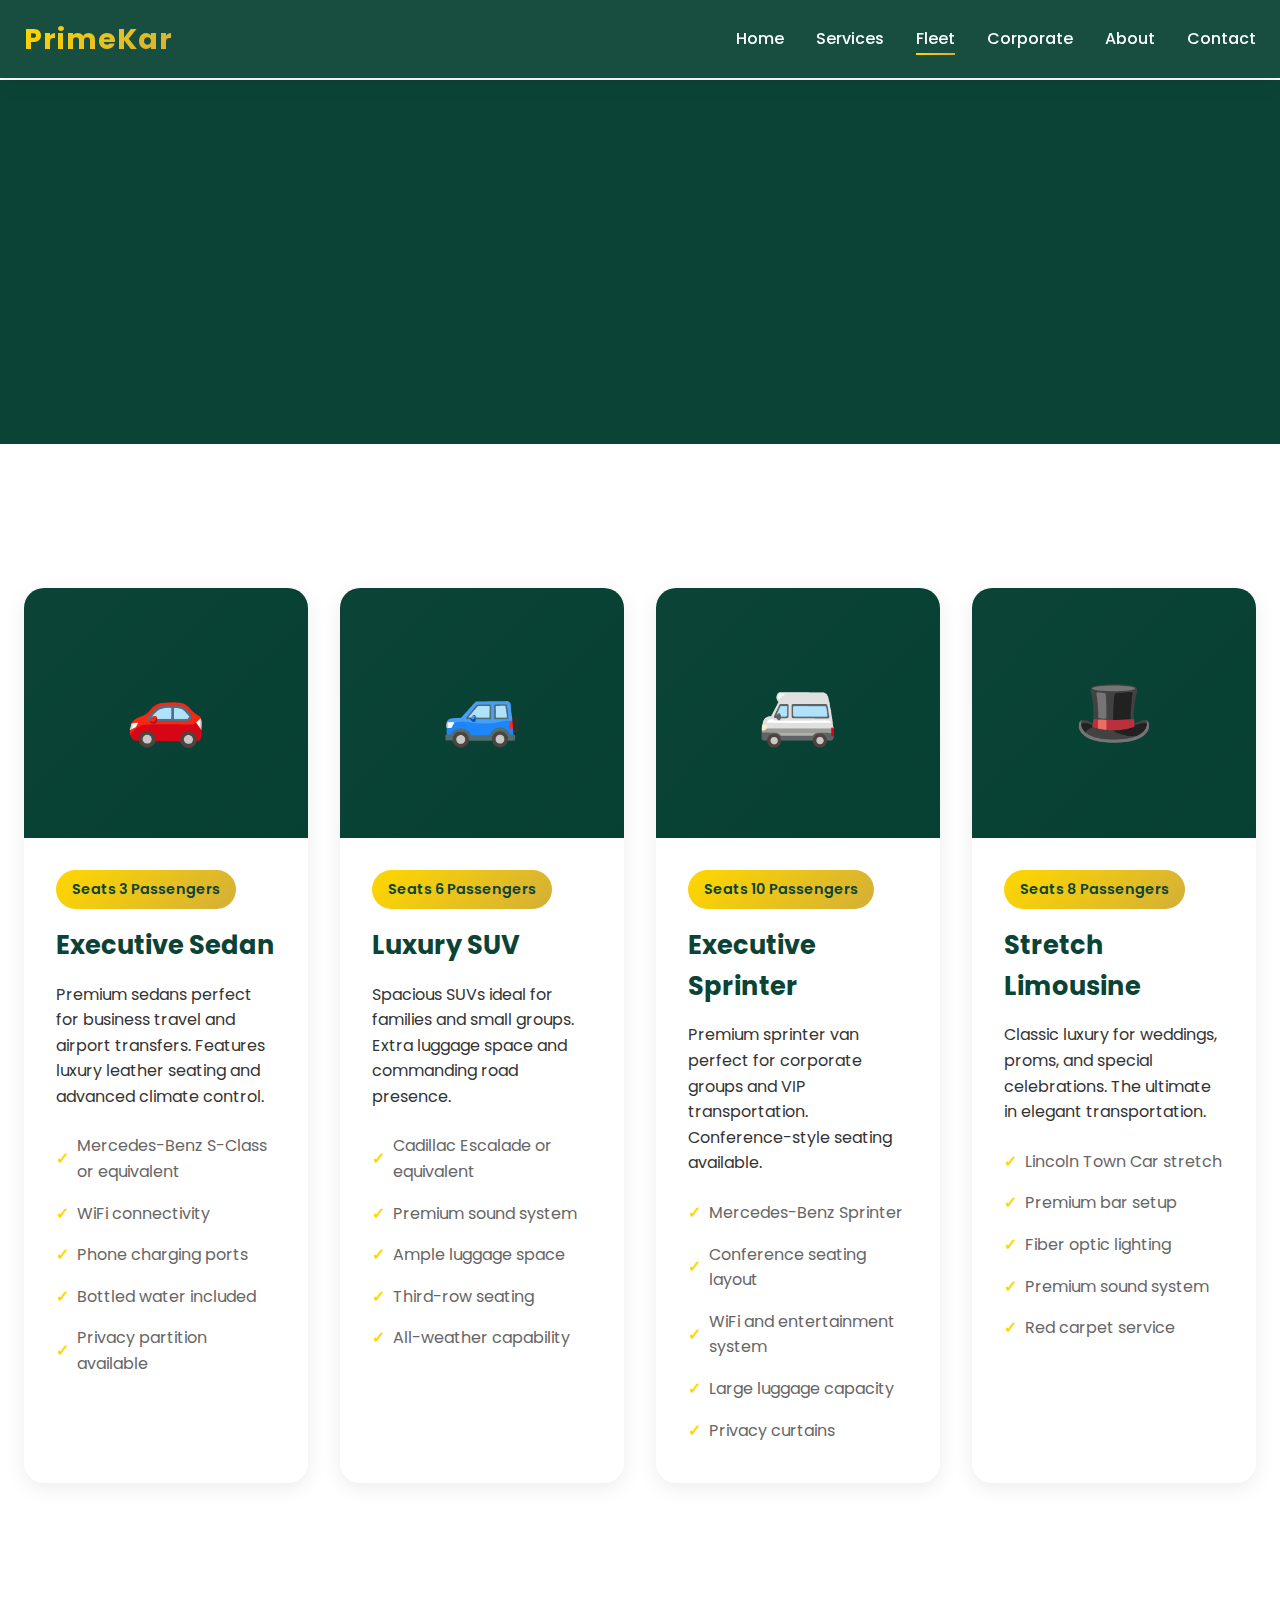
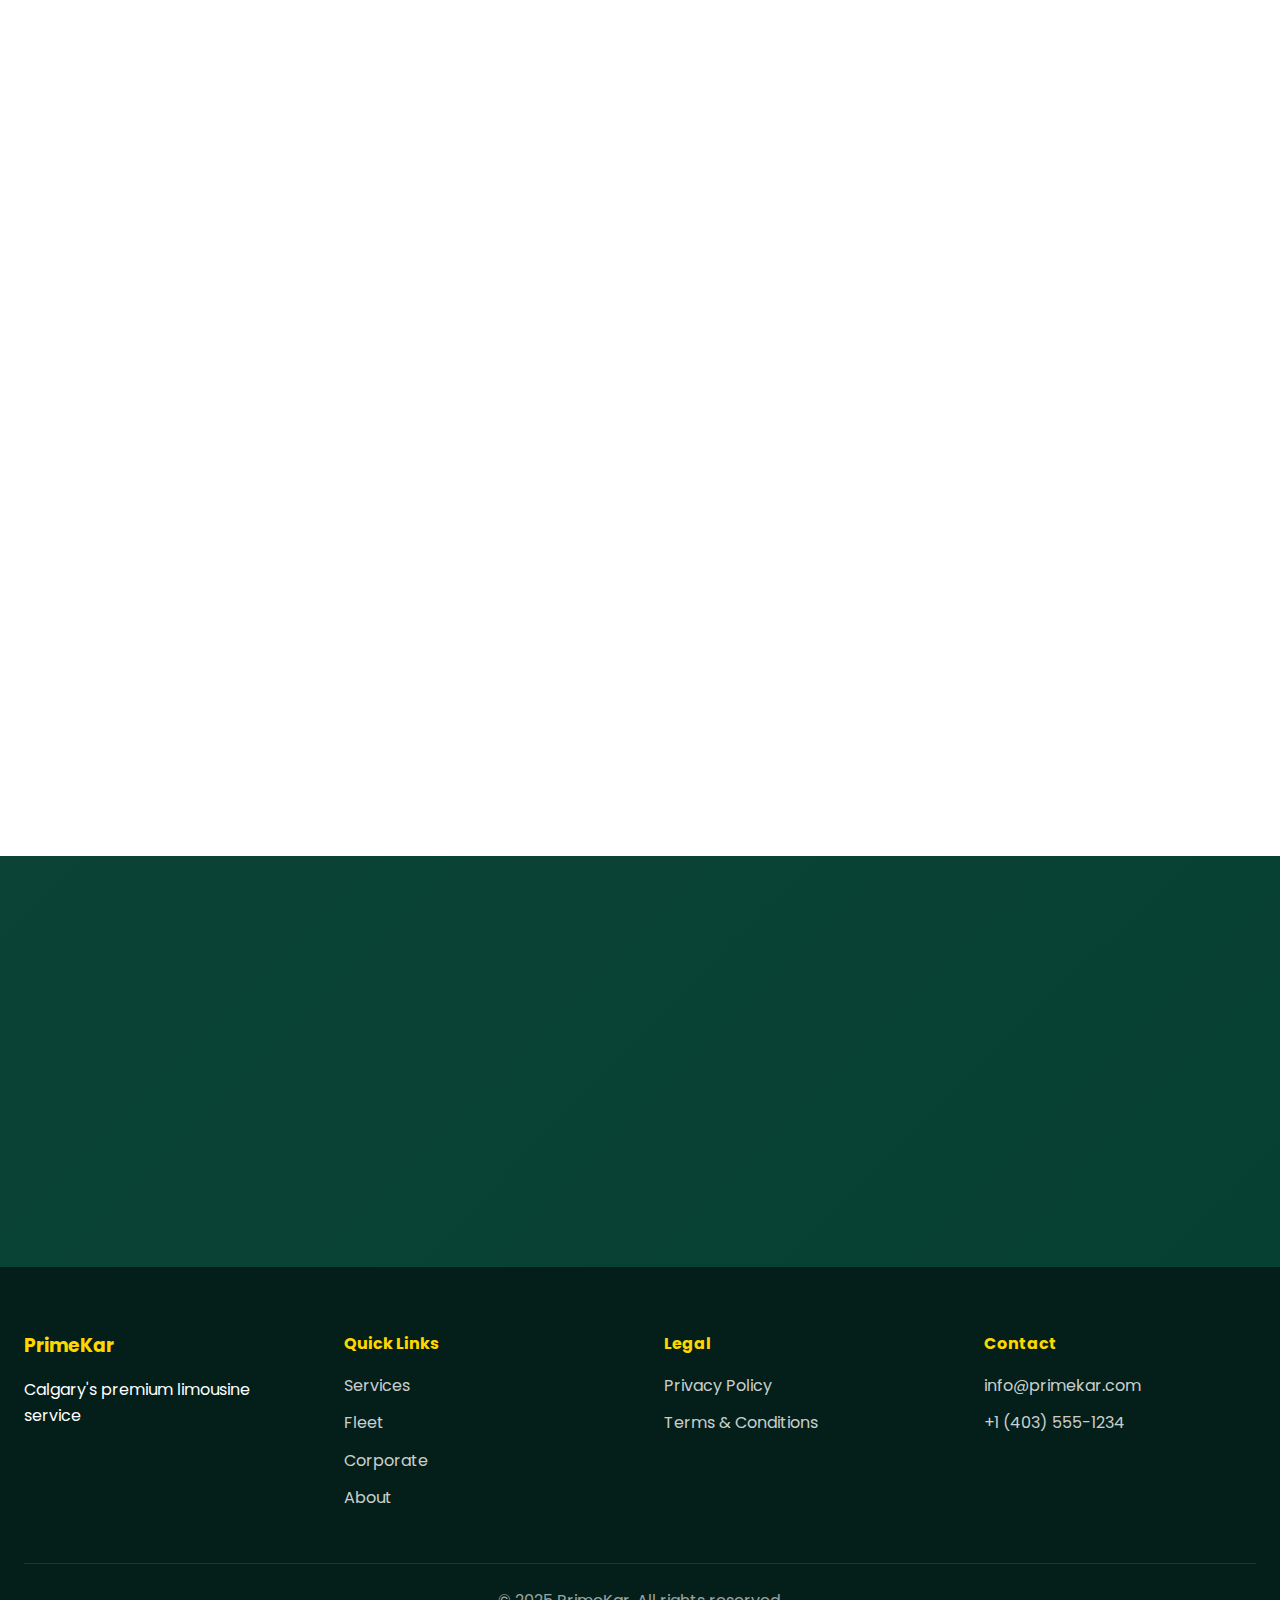
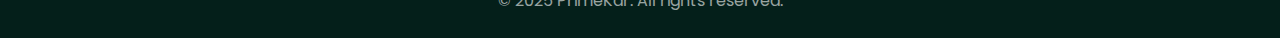
<file: fleet.html>
<!DOCTYPE html>
<html lang="en">
<head>
    <meta charset="UTF-8">
    <meta name="viewport" content="width=device-width, initial-scale=1.0">
    <title>Fleet — PrimeKar</title>
    <link rel="preconnect" href="https://fonts.googleapis.com">
    <link rel="preconnect" href="https://fonts.gstatic.com" crossorigin>
    <link href="https://fonts.googleapis.com/css2?family=Poppins:wght@300;400;600;700&display=swap" rel="stylesheet">
    <link rel="stylesheet" href="/style.css">
    <style>
        .fleet-card {
            background: var(--white);
            border-radius: 20px;
            overflow: hidden;
            box-shadow: 0 5px 20px rgba(0, 0, 0, 0.08);
            transition: all 0.4s ease;
        }
        .fleet-card:hover {
            transform: translateY(-10px);
            box-shadow: 0 15px 40px rgba(0, 0, 0, 0.15);
        }
        .fleet-image {
            width: 100%;
            height: 250px;
            background: linear-gradient(135deg, var(--dark-green), #064032);
            display: flex;
            align-items: center;
            justify-content: center;
            font-size: 4rem;
        }
        .fleet-details {
            padding: calc(var(--spacing) * 4);
        }
        .fleet-details h3 {
            color: var(--dark-green);
            font-size: 1.6rem;
            margin-bottom: calc(var(--spacing) * 2);
        }
        .fleet-features {
            list-style: none;
            margin-top: calc(var(--spacing) * 2);
        }
        .fleet-features li {
            padding: calc(var(--spacing) * 1) 0;
            color: #666;
            display: flex;
            align-items: center;
            gap: calc(var(--spacing) * 1);
        }
        .fleet-features li::before {
            content: '✓';
            color: var(--gold);
            font-weight: bold;
        }
        .capacity-badge {
            display: inline-block;
            background: linear-gradient(135deg, var(--gold), var(--gold-dark));
            color: var(--dark-green);
            padding: calc(var(--spacing) * 1) calc(var(--spacing) * 2);
            border-radius: 20px;
            font-weight: 600;
            font-size: 0.9rem;
            margin-bottom: calc(var(--spacing) * 2);
        }
    </style>
</head>
<body>
    <nav class="navbar">
        <div class="nav-container">
            <a href="/" class="logo">PrimeKar</a>
            <button class="mobile-menu-toggle" aria-label="Toggle menu">
                <span></span>
                <span></span>
                <span></span>
            </button>
            <ul class="nav-menu">
                <li><a href="/" class="nav-link">Home</a></li>
                <li><a href="/services.html" class="nav-link">Services</a></li>
                <li><a href="/fleet.html" class="nav-link active">Fleet</a></li>
                <li><a href="/corporate.html" class="nav-link">Corporate</a></li>
                <li><a href="/about.html" class="nav-link">About</a></li>
                <li><a href="/contact.html" class="nav-link">Contact</a></li>
            </ul>
        </div>
    </nav>

    <main style="padding-top: 80px;">
        <section class="page-header section-padding dark-section">
            <div class="container">
                <h1 class="section-title fade-in" style="color: var(--white);">Our Luxury Fleet</h1>
                <p class="section-subtitle fade-in-delay" style="color: rgba(255,255,255,0.9);">Impeccably maintained vehicles for every occasion</p>
            </div>
        </section>

        <section class="section-padding">
            <div class="container">
                <div class="services-grid">
                    <div class="fleet-card reveal">
                        <div class="fleet-image">🚗</div>
                        <div class="fleet-details">
                            <span class="capacity-badge">Seats 3 Passengers</span>
                            <h3>Executive Sedan</h3>
                            <p>Premium sedans perfect for business travel and airport transfers. Features luxury leather seating and advanced climate control.</p>
                            <ul class="fleet-features">
                                <li>Mercedes-Benz S-Class or equivalent</li>
                                <li>WiFi connectivity</li>
                                <li>Phone charging ports</li>
                                <li>Bottled water included</li>
                                <li>Privacy partition available</li>
                            </ul>
                        </div>
                    </div>

                    <div class="fleet-card reveal">
                        <div class="fleet-image">🚙</div>
                        <div class="fleet-details">
                            <span class="capacity-badge">Seats 6 Passengers</span>
                            <h3>Luxury SUV</h3>
                            <p>Spacious SUVs ideal for families and small groups. Extra luggage space and commanding road presence.</p>
                            <ul class="fleet-features">
                                <li>Cadillac Escalade or equivalent</li>
                                <li>Premium sound system</li>
                                <li>Ample luggage space</li>
                                <li>Third-row seating</li>
                                <li>All-weather capability</li>
                            </ul>
                        </div>
                    </div>

                    <div class="fleet-card reveal">
                        <div class="fleet-image">🚐</div>
                        <div class="fleet-details">
                            <span class="capacity-badge">Seats 10 Passengers</span>
                            <h3>Executive Sprinter</h3>
                            <p>Premium sprinter van perfect for corporate groups and VIP transportation. Conference-style seating available.</p>
                            <ul class="fleet-features">
                                <li>Mercedes-Benz Sprinter</li>
                                <li>Conference seating layout</li>
                                <li>WiFi and entertainment system</li>
                                <li>Large luggage capacity</li>
                                <li>Privacy curtains</li>
                            </ul>
                        </div>
                    </div>

                    <div class="fleet-card reveal">
                        <div class="fleet-image">🎩</div>
                        <div class="fleet-details">
                            <span class="capacity-badge">Seats 8 Passengers</span>
                            <h3>Stretch Limousine</h3>
                            <p>Classic luxury for weddings, proms, and special celebrations. The ultimate in elegant transportation.</p>
                            <ul class="fleet-features">
                                <li>Lincoln Town Car stretch</li>
                                <li>Premium bar setup</li>
                                <li>Fiber optic lighting</li>
                                <li>Premium sound system</li>
                                <li>Red carpet service</li>
                            </ul>
                        </div>
                    </div>

                    <div class="fleet-card reveal">
                        <div class="fleet-image">🚌</div>
                        <div class="fleet-details">
                            <span class="capacity-badge">Seats 20 Passengers</span>
                            <h3>Luxury Coach Bus</h3>
                            <p>Full-size coach for large groups and corporate events. Perfect for conferences, tours, and team outings.</p>
                            <ul class="fleet-features">
                                <li>Premium motor coach</li>
                                <li>Reclining leather seats</li>
                                <li>Restroom facilities</li>
                                <li>Entertainment system</li>
                                <li>Climate controlled</li>
                            </ul>
                        </div>
                    </div>

                    <div class="fleet-card reveal">
                        <div class="fleet-image">⭐</div>
                        <div class="fleet-details">
                            <span class="capacity-badge">Seats 4 Passengers</span>
                            <h3>Ultra-Luxury Sedan</h3>
                            <p>The pinnacle of luxury transportation. Reserved for our most discerning clients who demand perfection.</p>
                            <ul class="fleet-features">
                                <li>Rolls-Royce or Bentley</li>
                                <li>Champagne service</li>
                                <li>Bespoke amenities</li>
                                <li>White-glove treatment</li>
                                <li>Concierge service included</li>
                            </ul>
                        </div>
                    </div>
                </div>
            </div>
        </section>

        <section class="cta-section section-padding">
            <div class="container">
                <div class="cta-content reveal">
                    <h2>Experience Luxury Transportation</h2>
                    <p>Book your premium ride today through our mobile app</p>
                    <button class="cta-button shimmer">Download App</button>
                </div>
            </div>
        </section>
    </main>

    <footer class="footer">
        <div class="footer-container">
            <div class="footer-section">
                <h3>PrimeKar</h3>
                <p>Calgary's premium limousine service</p>
            </div>
            <div class="footer-section">
                <h4>Quick Links</h4>
                <ul>
                    <li><a href="/services.html">Services</a></li>
                    <li><a href="/fleet.html">Fleet</a></li>
                    <li><a href="/corporate.html">Corporate</a></li>
                    <li><a href="/about.html">About</a></li>
                </ul>
            </div>
            <div class="footer-section">
                <h4>Legal</h4>
                <ul>
                    <li><a href="/privacy.html">Privacy Policy</a></li>
                    <li><a href="/terms.html">Terms & Conditions</a></li>
                </ul>
            </div>
            <div class="footer-section">
                <h4>Contact</h4>
                <ul>
                    <li><a href="mailto:info@primekar.com">info@primekar.com</a></li>
                    <li><a href="tel:+14035551234">+1 (403) 555-1234</a></li>
                </ul>
            </div>
        </div>
        <div class="footer-bottom">
            <p>&copy; 2025 PrimeKar. All rights reserved.</p>
        </div>
    </footer>

    <script src="/main.js"></script>
</body>
</html>
</file>
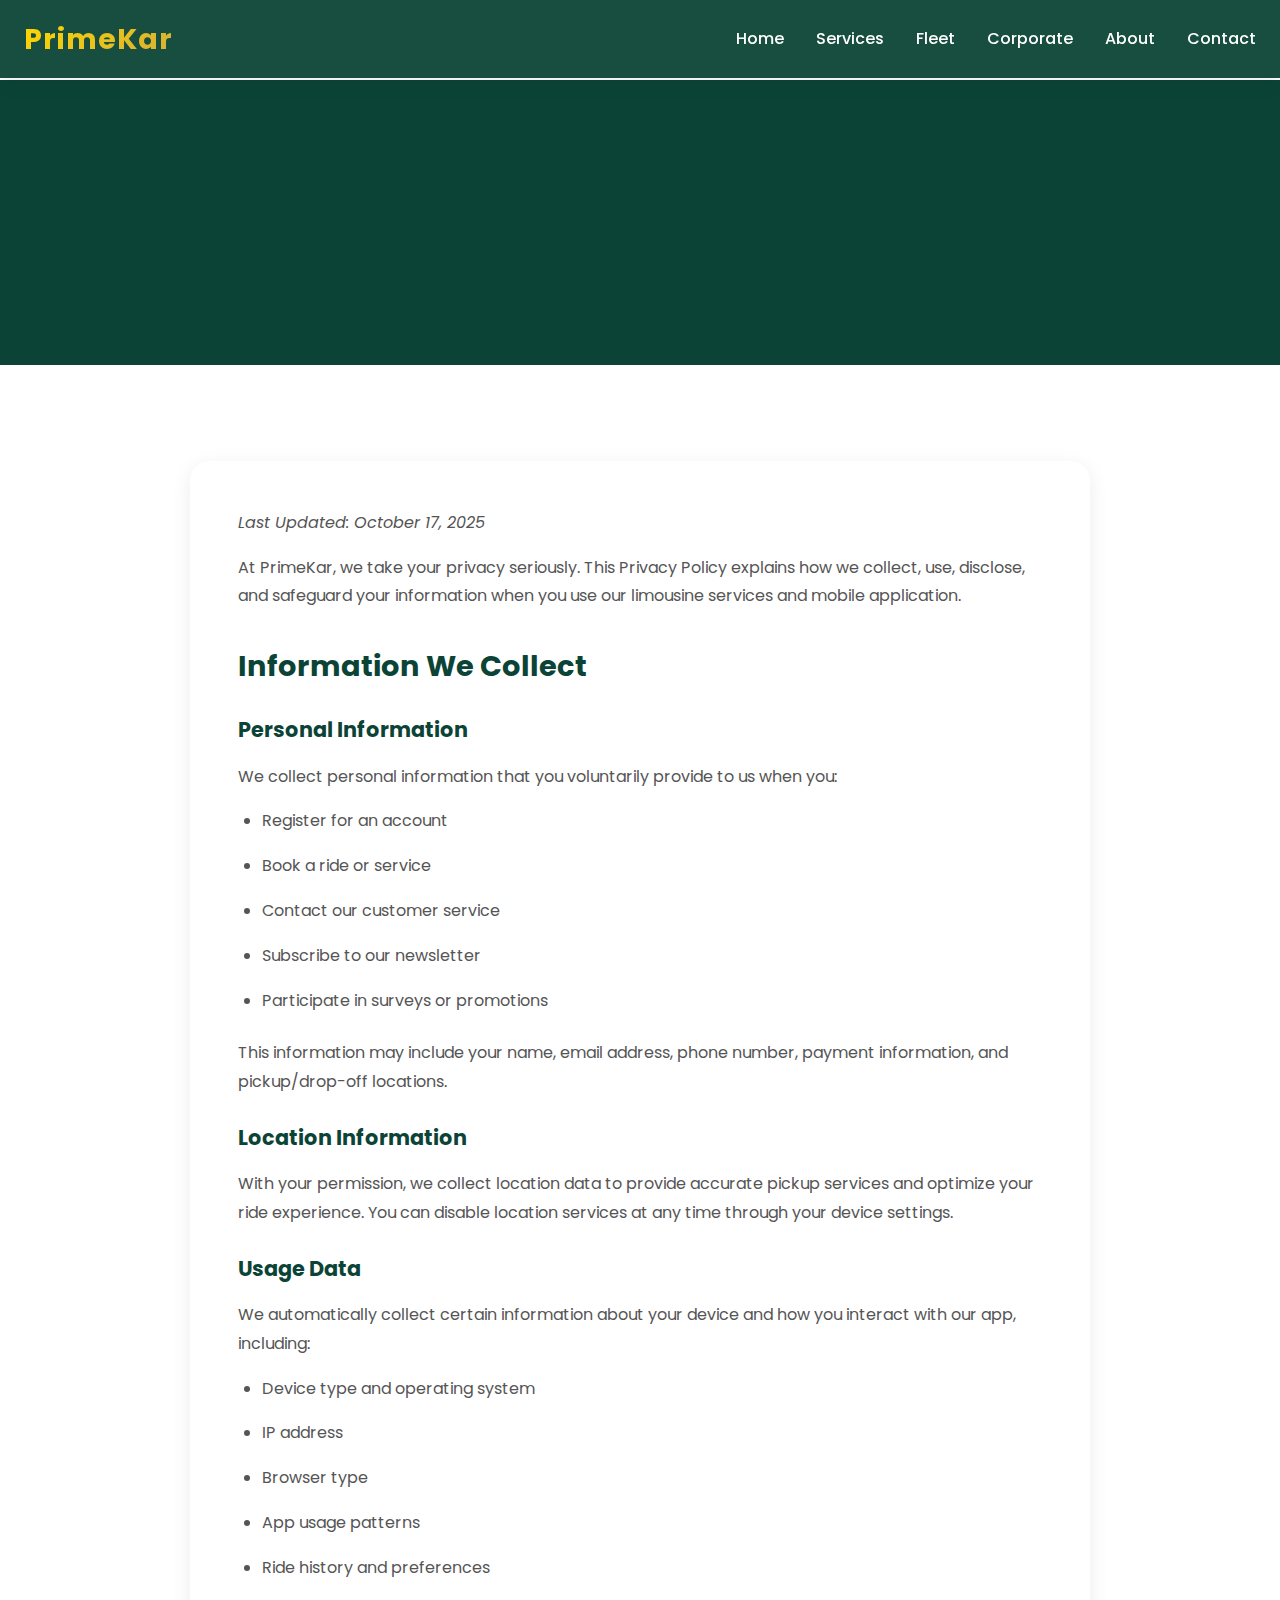
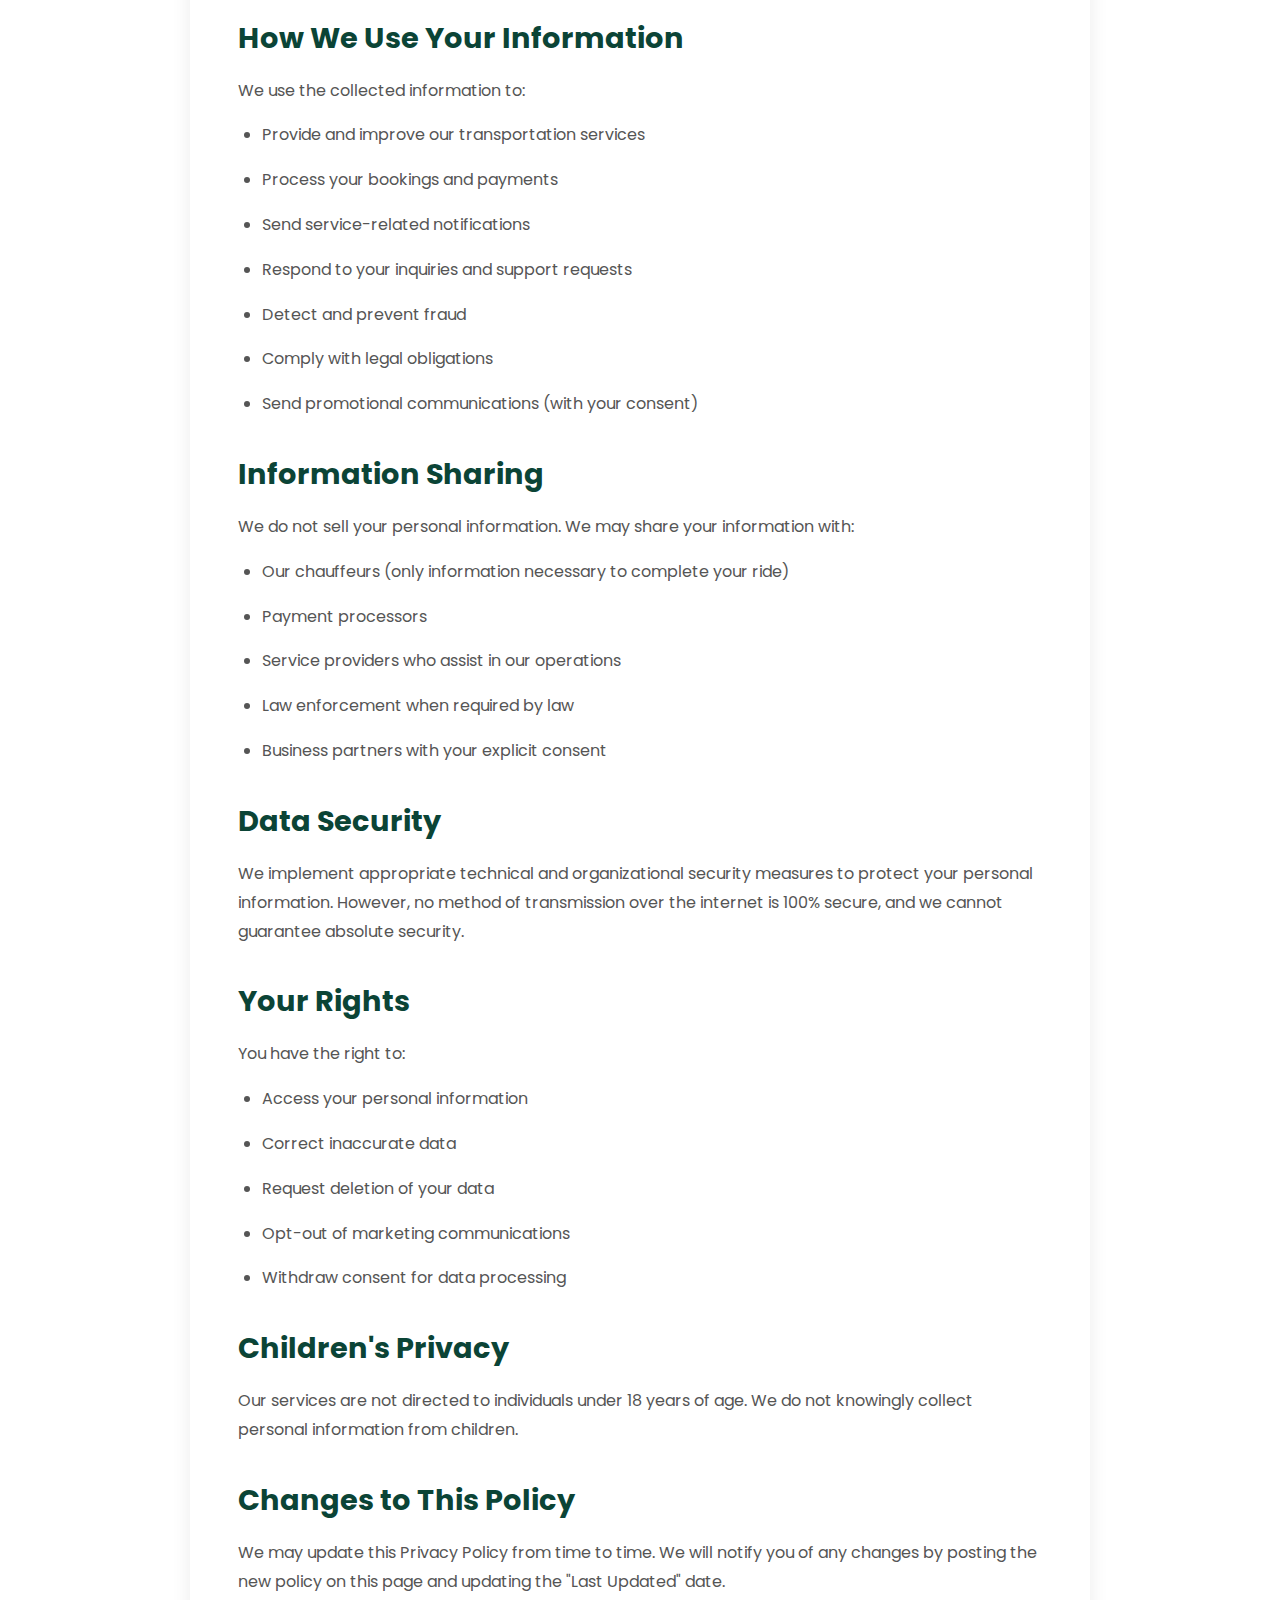
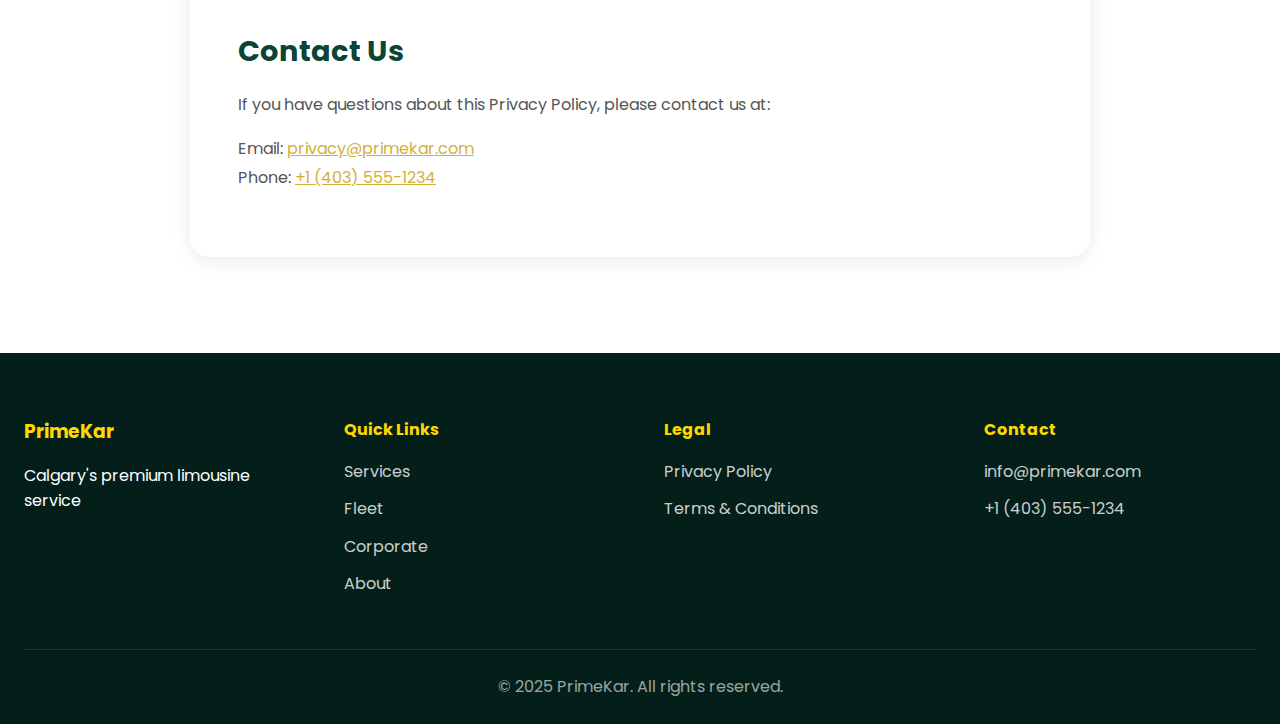
<file: privacy.html>
<!DOCTYPE html>
<html lang="en">
<head>
    <meta charset="UTF-8">
    <meta name="viewport" content="width=device-width, initial-scale=1.0">
    <title>Privacy Policy — PrimeKar</title>
    <link rel="preconnect" href="https://fonts.googleapis.com">
    <link rel="preconnect" href="https://fonts.gstatic.com" crossorigin>
    <link href="https://fonts.googleapis.com/css2?family=Poppins:wght@300;400;600;700&display=swap" rel="stylesheet">
    <link rel="stylesheet" href="/style.css">
    <style>
        .legal-content {
            max-width: 900px;
            margin: 0 auto;
            background: var(--white);
            padding: calc(var(--spacing) * 6);
            border-radius: 20px;
            box-shadow: 0 5px 20px rgba(0, 0, 0, 0.08);
        }
        .legal-content h2 {
            color: var(--dark-green);
            margin-top: calc(var(--spacing) * 4);
            margin-bottom: calc(var(--spacing) * 2);
            font-size: 1.8rem;
        }
        .legal-content h3 {
            color: var(--dark-green);
            margin-top: calc(var(--spacing) * 3);
            margin-bottom: calc(var(--spacing) * 2);
            font-size: 1.3rem;
        }
        .legal-content p,
        .legal-content li {
            color: #555;
            line-height: 1.8;
            margin-bottom: calc(var(--spacing) * 2);
        }
        .legal-content ul {
            margin-left: calc(var(--spacing) * 3);
            margin-bottom: calc(var(--spacing) * 3);
        }
        .last-updated {
            color: #888;
            font-style: italic;
            margin-bottom: calc(var(--spacing) * 4);
        }
    </style>
</head>
<body>
    <nav class="navbar">
        <div class="nav-container">
            <a href="/" class="logo">PrimeKar</a>
            <button class="mobile-menu-toggle" aria-label="Toggle menu">
                <span></span>
                <span></span>
                <span></span>
            </button>
            <ul class="nav-menu">
                <li><a href="/" class="nav-link">Home</a></li>
                <li><a href="/services.html" class="nav-link">Services</a></li>
                <li><a href="/fleet.html" class="nav-link">Fleet</a></li>
                <li><a href="/corporate.html" class="nav-link">Corporate</a></li>
                <li><a href="/about.html" class="nav-link">About</a></li>
                <li><a href="/contact.html" class="nav-link">Contact</a></li>
            </ul>
        </div>
    </nav>

    <main style="padding-top: 80px;">
        <section class="page-header section-padding dark-section">
            <div class="container">
                <h1 class="section-title fade-in" style="color: var(--white);">Privacy Policy</h1>
            </div>
        </section>

        <section class="section-padding">
            <div class="container">
                <div class="legal-content reveal">
                    <p class="last-updated">Last Updated: October 17, 2025</p>

                    <p>At PrimeKar, we take your privacy seriously. This Privacy Policy explains how we collect, use, disclose, and safeguard your information when you use our limousine services and mobile application.</p>

                    <h2>Information We Collect</h2>

                    <h3>Personal Information</h3>
                    <p>We collect personal information that you voluntarily provide to us when you:</p>
                    <ul>
                        <li>Register for an account</li>
                        <li>Book a ride or service</li>
                        <li>Contact our customer service</li>
                        <li>Subscribe to our newsletter</li>
                        <li>Participate in surveys or promotions</li>
                    </ul>
                    <p>This information may include your name, email address, phone number, payment information, and pickup/drop-off locations.</p>

                    <h3>Location Information</h3>
                    <p>With your permission, we collect location data to provide accurate pickup services and optimize your ride experience. You can disable location services at any time through your device settings.</p>

                    <h3>Usage Data</h3>
                    <p>We automatically collect certain information about your device and how you interact with our app, including:</p>
                    <ul>
                        <li>Device type and operating system</li>
                        <li>IP address</li>
                        <li>Browser type</li>
                        <li>App usage patterns</li>
                        <li>Ride history and preferences</li>
                    </ul>

                    <h2>How We Use Your Information</h2>
                    <p>We use the collected information to:</p>
                    <ul>
                        <li>Provide and improve our transportation services</li>
                        <li>Process your bookings and payments</li>
                        <li>Send service-related notifications</li>
                        <li>Respond to your inquiries and support requests</li>
                        <li>Detect and prevent fraud</li>
                        <li>Comply with legal obligations</li>
                        <li>Send promotional communications (with your consent)</li>
                    </ul>

                    <h2>Information Sharing</h2>
                    <p>We do not sell your personal information. We may share your information with:</p>
                    <ul>
                        <li>Our chauffeurs (only information necessary to complete your ride)</li>
                        <li>Payment processors</li>
                        <li>Service providers who assist in our operations</li>
                        <li>Law enforcement when required by law</li>
                        <li>Business partners with your explicit consent</li>
                    </ul>

                    <h2>Data Security</h2>
                    <p>We implement appropriate technical and organizational security measures to protect your personal information. However, no method of transmission over the internet is 100% secure, and we cannot guarantee absolute security.</p>

                    <h2>Your Rights</h2>
                    <p>You have the right to:</p>
                    <ul>
                        <li>Access your personal information</li>
                        <li>Correct inaccurate data</li>
                        <li>Request deletion of your data</li>
                        <li>Opt-out of marketing communications</li>
                        <li>Withdraw consent for data processing</li>
                    </ul>

                    <h2>Children's Privacy</h2>
                    <p>Our services are not directed to individuals under 18 years of age. We do not knowingly collect personal information from children.</p>

                    <h2>Changes to This Policy</h2>
                    <p>We may update this Privacy Policy from time to time. We will notify you of any changes by posting the new policy on this page and updating the "Last Updated" date.</p>

                    <h2>Contact Us</h2>
                    <p>If you have questions about this Privacy Policy, please contact us at:</p>
                    <p>Email: <a href="mailto:privacy@primekar.com" style="color: var(--gold-dark);">privacy@primekar.com</a><br>
                    Phone: <a href="tel:+14035551234" style="color: var(--gold-dark);">+1 (403) 555-1234</a></p>
                </div>
            </div>
        </section>
    </main>

    <footer class="footer">
        <div class="footer-container">
            <div class="footer-section">
                <h3>PrimeKar</h3>
                <p>Calgary's premium limousine service</p>
            </div>
            <div class="footer-section">
                <h4>Quick Links</h4>
                <ul>
                    <li><a href="/services.html">Services</a></li>
                    <li><a href="/fleet.html">Fleet</a></li>
                    <li><a href="/corporate.html">Corporate</a></li>
                    <li><a href="/about.html">About</a></li>
                </ul>
            </div>
            <div class="footer-section">
                <h4>Legal</h4>
                <ul>
                    <li><a href="/privacy.html">Privacy Policy</a></li>
                    <li><a href="/terms.html">Terms & Conditions</a></li>
                </ul>
            </div>
            <div class="footer-section">
                <h4>Contact</h4>
                <ul>
                    <li><a href="mailto:info@primekar.com">info@primekar.com</a></li>
                    <li><a href="tel:+14035551234">+1 (403) 555-1234</a></li>
                </ul>
            </div>
        </div>
        <div class="footer-bottom">
            <p>&copy; 2025 PrimeKar. All rights reserved.</p>
        </div>
    </footer>

    <script src="/main.js"></script>
</body>
</html>
</file>
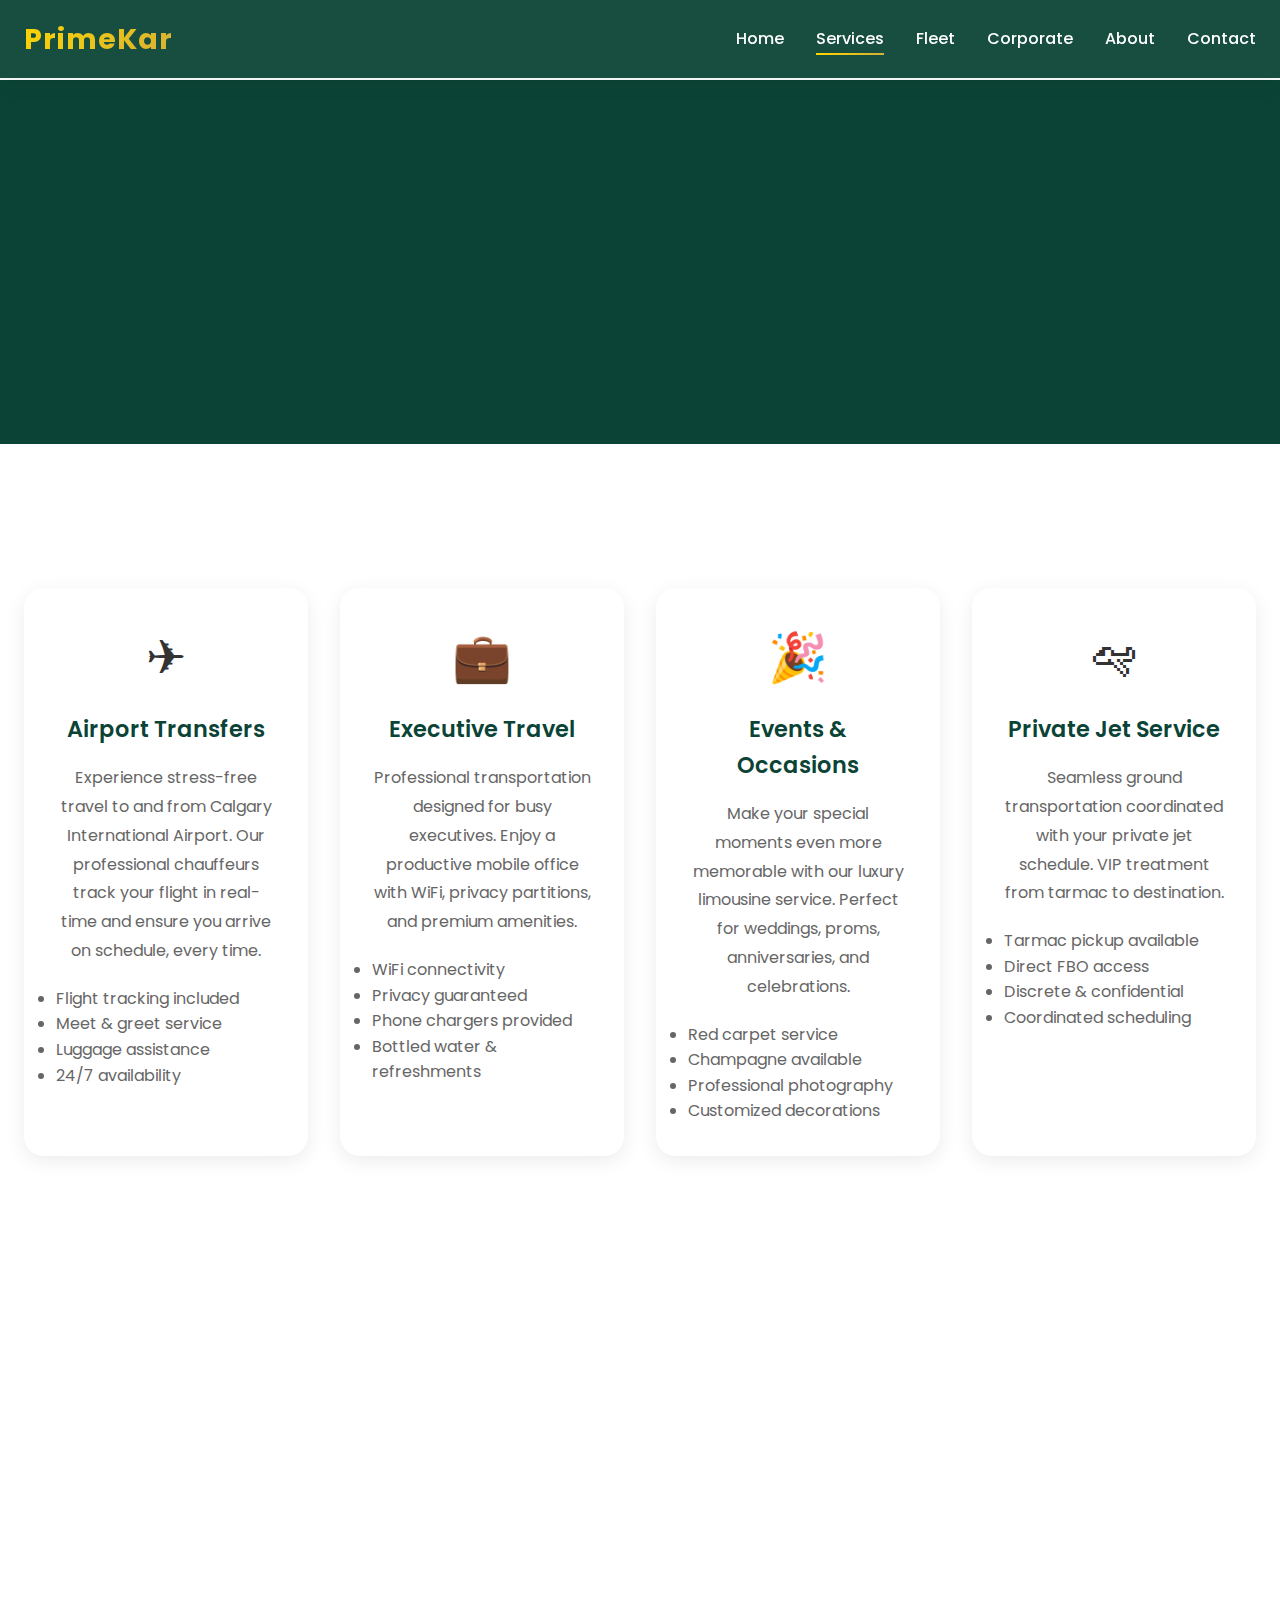
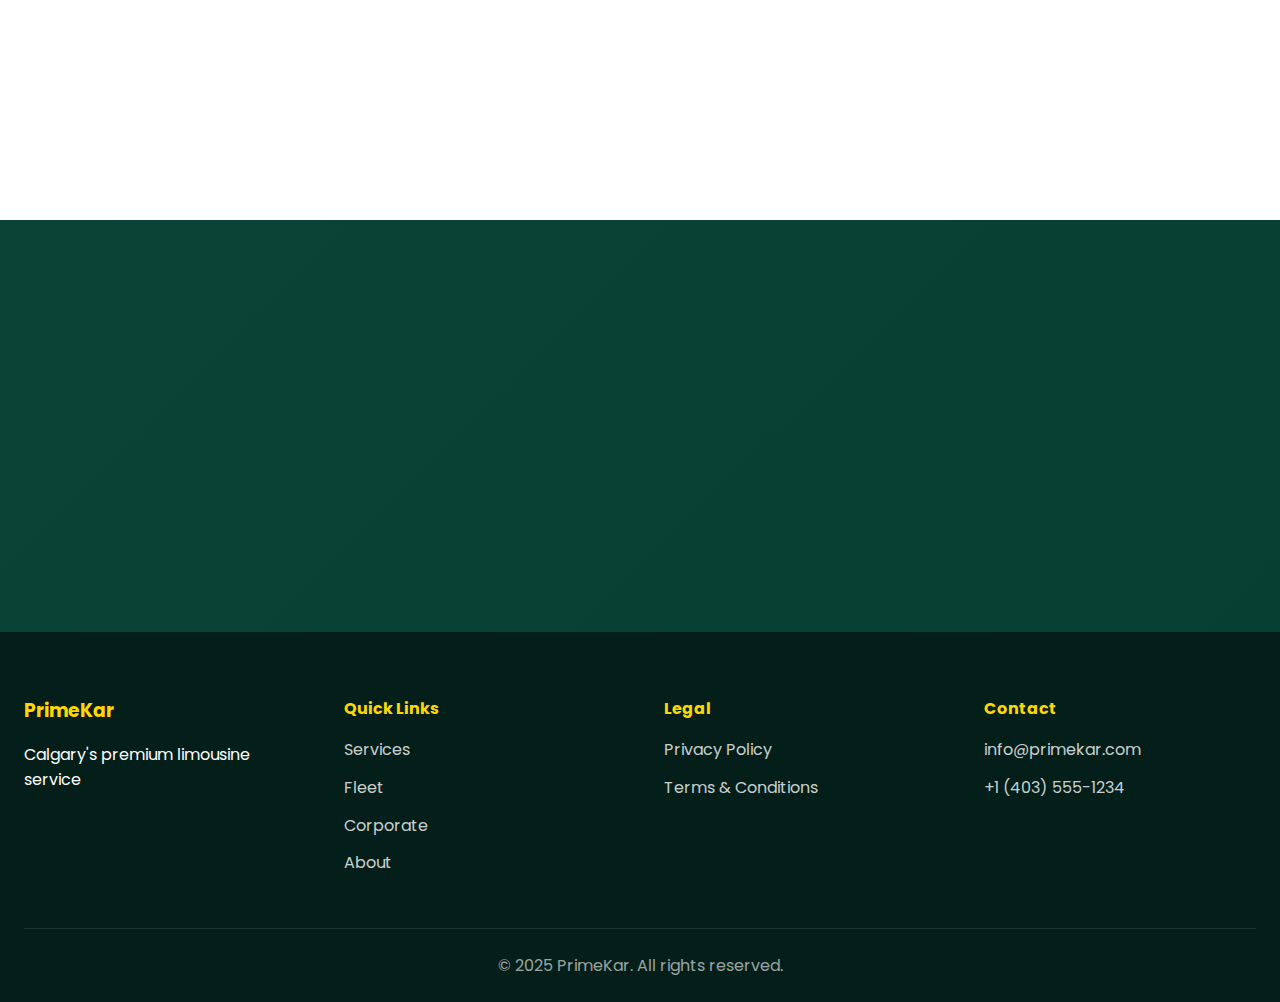
<file: services.html>
<!DOCTYPE html>
<html lang="en">
<head>
    <meta charset="UTF-8">
    <meta name="viewport" content="width=device-width, initial-scale=1.0">
    <title>Services — PrimeKar</title>
    <link rel="preconnect" href="https://fonts.googleapis.com">
    <link rel="preconnect" href="https://fonts.gstatic.com" crossorigin>
    <link href="https://fonts.googleapis.com/css2?family=Poppins:wght@300;400;600;700&display=swap" rel="stylesheet">
    <link rel="stylesheet" href="/style.css">
</head>
<body>
    <nav class="navbar">
        <div class="nav-container">
            <a href="/" class="logo">PrimeKar</a>
            <button class="mobile-menu-toggle" aria-label="Toggle menu">
                <span></span>
                <span></span>
                <span></span>
            </button>
            <ul class="nav-menu">
                <li><a href="/" class="nav-link">Home</a></li>
                <li><a href="/services.html" class="nav-link active">Services</a></li>
                <li><a href="/fleet.html" class="nav-link">Fleet</a></li>
                <li><a href="/corporate.html" class="nav-link">Corporate</a></li>
                <li><a href="/about.html" class="nav-link">About</a></li>
                <li><a href="/contact.html" class="nav-link">Contact</a></li>
            </ul>
        </div>
    </nav>

    <main style="padding-top: 80px;">
        <section class="page-header section-padding dark-section">
            <div class="container">
                <h1 class="section-title fade-in" style="color: var(--white);">Our Premium Services</h1>
                <p class="section-subtitle fade-in-delay" style="color: rgba(255,255,255,0.9);">Luxury transportation tailored to your needs</p>
            </div>
        </section>

        <section class="section-padding">
            <div class="container">
                <div class="services-grid">
                    <div class="service-card reveal">
                        <div class="service-icon">✈</div>
                        <h3>Airport Transfers</h3>
                        <p>Experience stress-free travel to and from Calgary International Airport. Our professional chauffeurs track your flight in real-time and ensure you arrive on schedule, every time.</p>
                        <ul style="text-align: left; margin-top: 20px; color: #666;">
                            <li>Flight tracking included</li>
                            <li>Meet & greet service</li>
                            <li>Luggage assistance</li>
                            <li>24/7 availability</li>
                        </ul>
                    </div>

                    <div class="service-card reveal">
                        <div class="service-icon">💼</div>
                        <h3>Executive Travel</h3>
                        <p>Professional transportation designed for busy executives. Enjoy a productive mobile office with WiFi, privacy partitions, and premium amenities.</p>
                        <ul style="text-align: left; margin-top: 20px; color: #666;">
                            <li>WiFi connectivity</li>
                            <li>Privacy guaranteed</li>
                            <li>Phone chargers provided</li>
                            <li>Bottled water & refreshments</li>
                        </ul>
                    </div>

                    <div class="service-card reveal">
                        <div class="service-icon">🎉</div>
                        <h3>Events & Occasions</h3>
                        <p>Make your special moments even more memorable with our luxury limousine service. Perfect for weddings, proms, anniversaries, and celebrations.</p>
                        <ul style="text-align: left; margin-top: 20px; color: #666;">
                            <li>Red carpet service</li>
                            <li>Champagne available</li>
                            <li>Professional photography</li>
                            <li>Customized decorations</li>
                        </ul>
                    </div>

                    <div class="service-card reveal">
                        <div class="service-icon">🛩</div>
                        <h3>Private Jet Service</h3>
                        <p>Seamless ground transportation coordinated with your private jet schedule. VIP treatment from tarmac to destination.</p>
                        <ul style="text-align: left; margin-top: 20px; color: #666;">
                            <li>Tarmac pickup available</li>
                            <li>Direct FBO access</li>
                            <li>Discrete & confidential</li>
                            <li>Coordinated scheduling</li>
                        </ul>
                    </div>

                    <div class="service-card reveal">
                        <div class="service-icon">👥</div>
                        <h3>Group Transport</h3>
                        <p>Luxury transportation for groups of any size. Perfect for corporate events, team outings, or family gatherings.</p>
                        <ul style="text-align: left; margin-top: 20px; color: #666;">
                            <li>Vehicles for 6-20+ passengers</li>
                            <li>Coordinated multi-vehicle service</li>
                            <li>Event planning assistance</li>
                            <li>Flexible scheduling</li>
                        </ul>
                    </div>

                    <div class="service-card reveal">
                        <div class="service-icon">👑</div>
                        <h3>Senior Luxury Rides</h3>
                        <p>Comfortable and dignified transportation for seniors with special attention to accessibility and comfort needs.</p>
                        <ul style="text-align: left; margin-top: 20px; color: #666;">
                            <li>Door-to-door service</li>
                            <li>Patient & courteous drivers</li>
                            <li>Mobility assistance</li>
                            <li>Medical appointment specialists</li>
                        </ul>
                    </div>
                </div>
            </div>
        </section>

        <section class="cta-section section-padding">
            <div class="container">
                <div class="cta-content reveal">
                    <h2>Ready to Book Your Ride?</h2>
                    <p>Download our app for instant booking and exclusive offers</p>
                    <button class="cta-button shimmer">Download App</button>
                </div>
            </div>
        </section>
    </main>

    <footer class="footer">
        <div class="footer-container">
            <div class="footer-section">
                <h3>PrimeKar</h3>
                <p>Calgary's premium limousine service</p>
            </div>
            <div class="footer-section">
                <h4>Quick Links</h4>
                <ul>
                    <li><a href="/services.html">Services</a></li>
                    <li><a href="/fleet.html">Fleet</a></li>
                    <li><a href="/corporate.html">Corporate</a></li>
                    <li><a href="/about.html">About</a></li>
                </ul>
            </div>
            <div class="footer-section">
                <h4>Legal</h4>
                <ul>
                    <li><a href="/privacy.html">Privacy Policy</a></li>
                    <li><a href="/terms.html">Terms & Conditions</a></li>
                </ul>
            </div>
            <div class="footer-section">
                <h4>Contact</h4>
                <ul>
                    <li><a href="mailto:info@primekar.com">info@primekar.com</a></li>
                    <li><a href="tel:+14035551234">+1 (403) 555-1234</a></li>
                </ul>
            </div>
        </div>
        <div class="footer-bottom">
            <p>&copy; 2025 PrimeKar. All rights reserved.</p>
        </div>
    </footer>

    <script src="/main.js"></script>
</body>
</html>
</file>
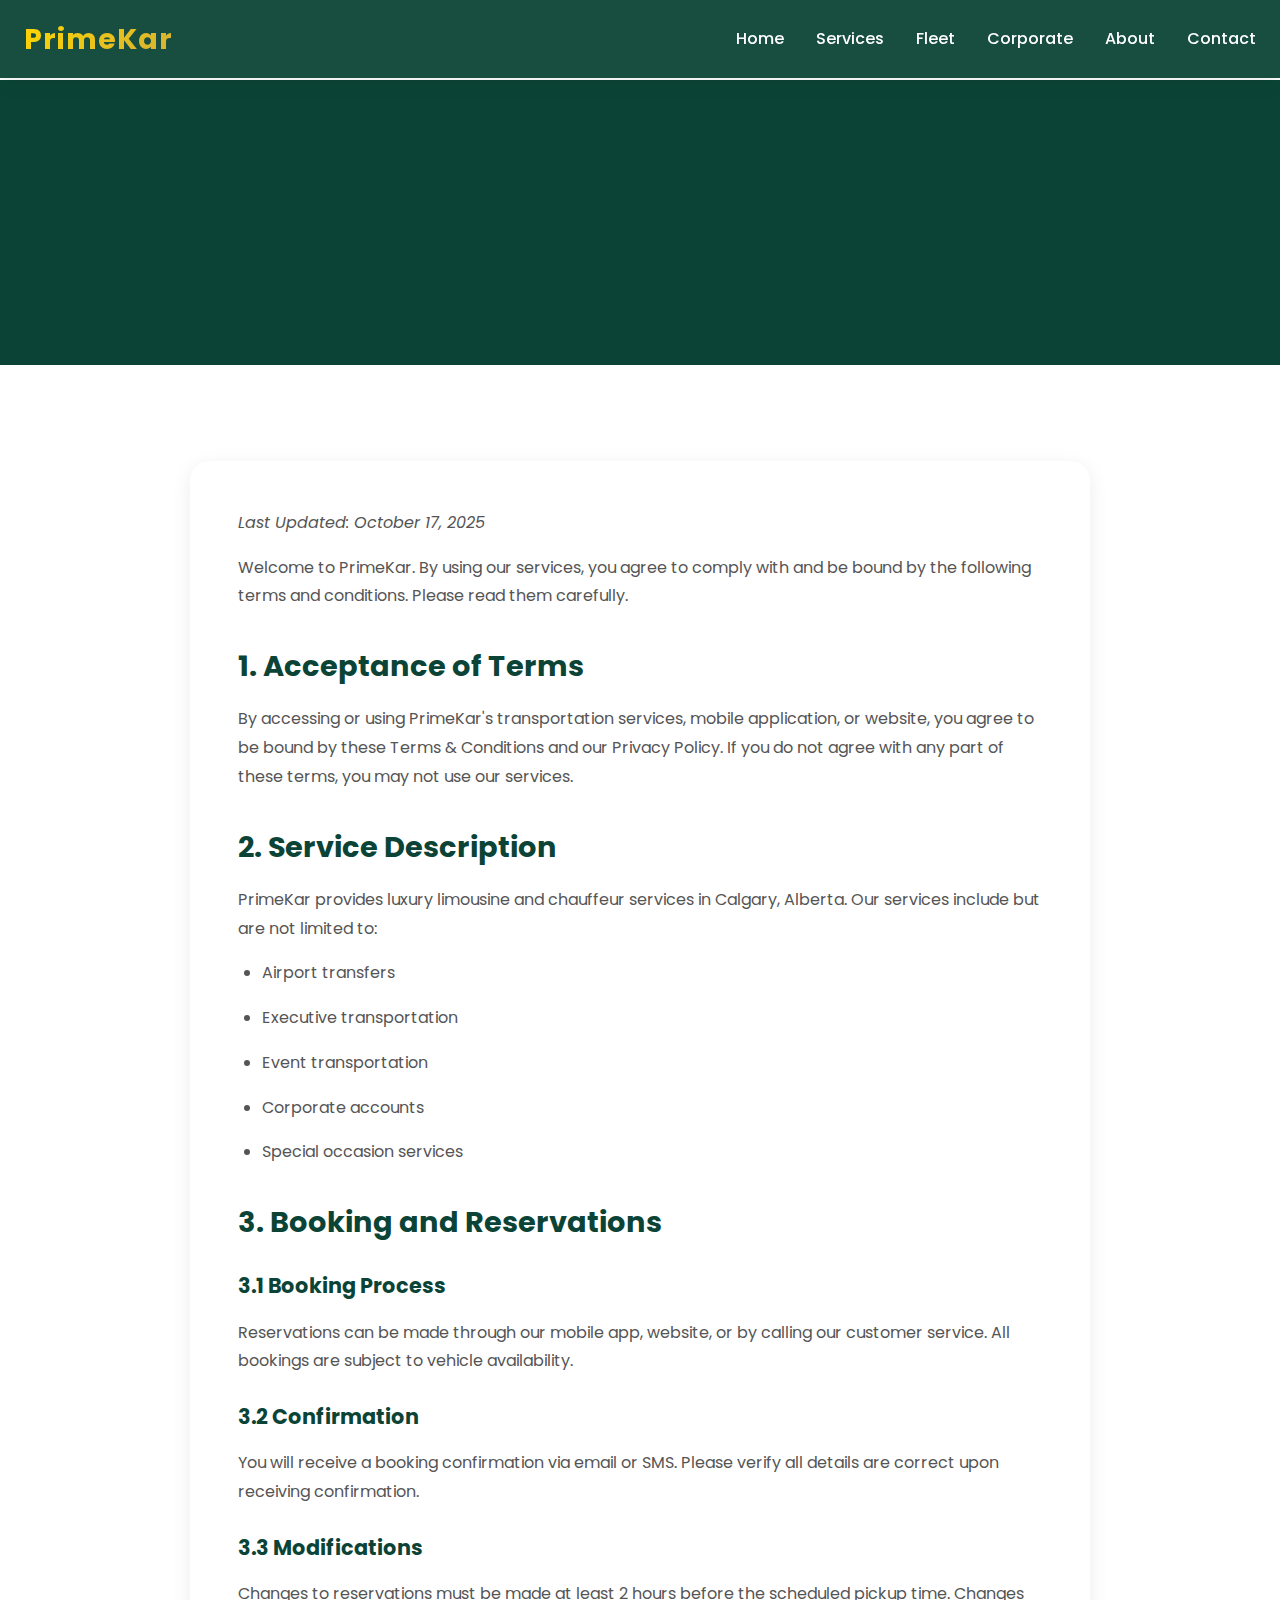
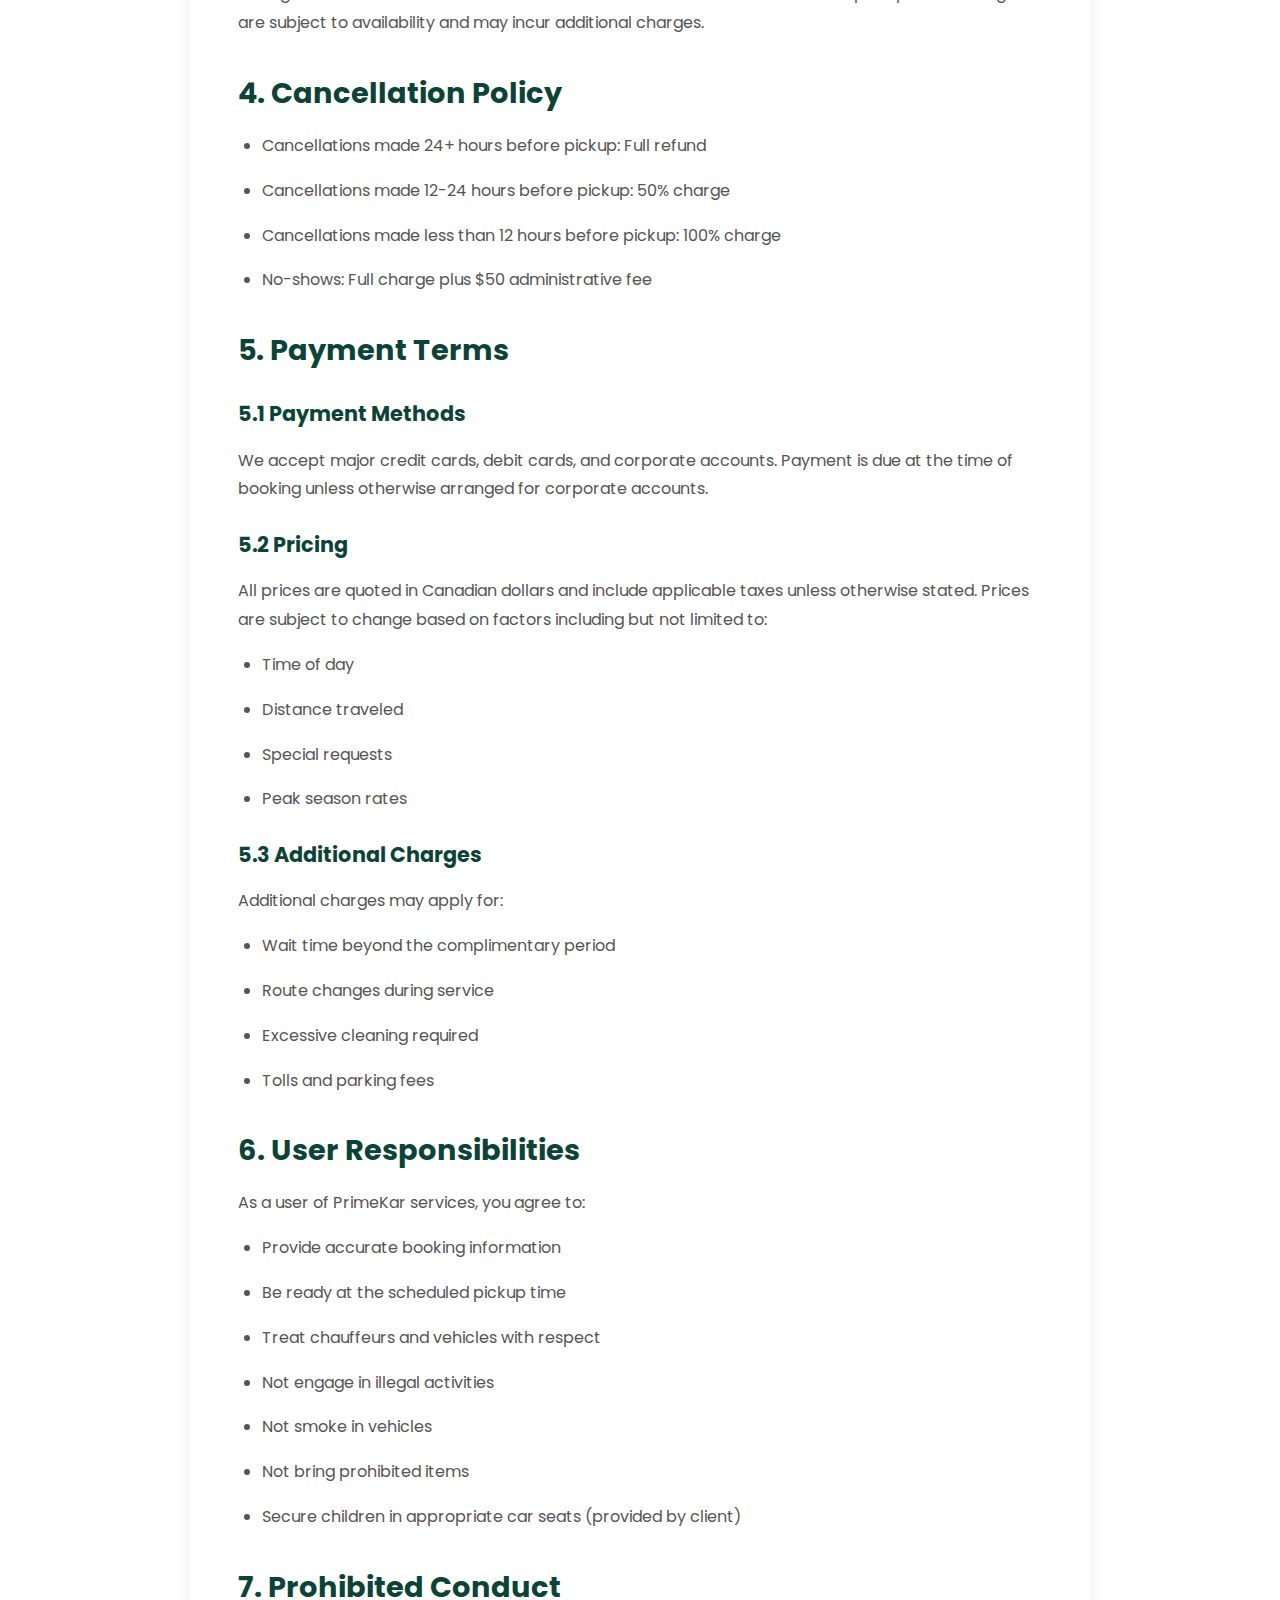
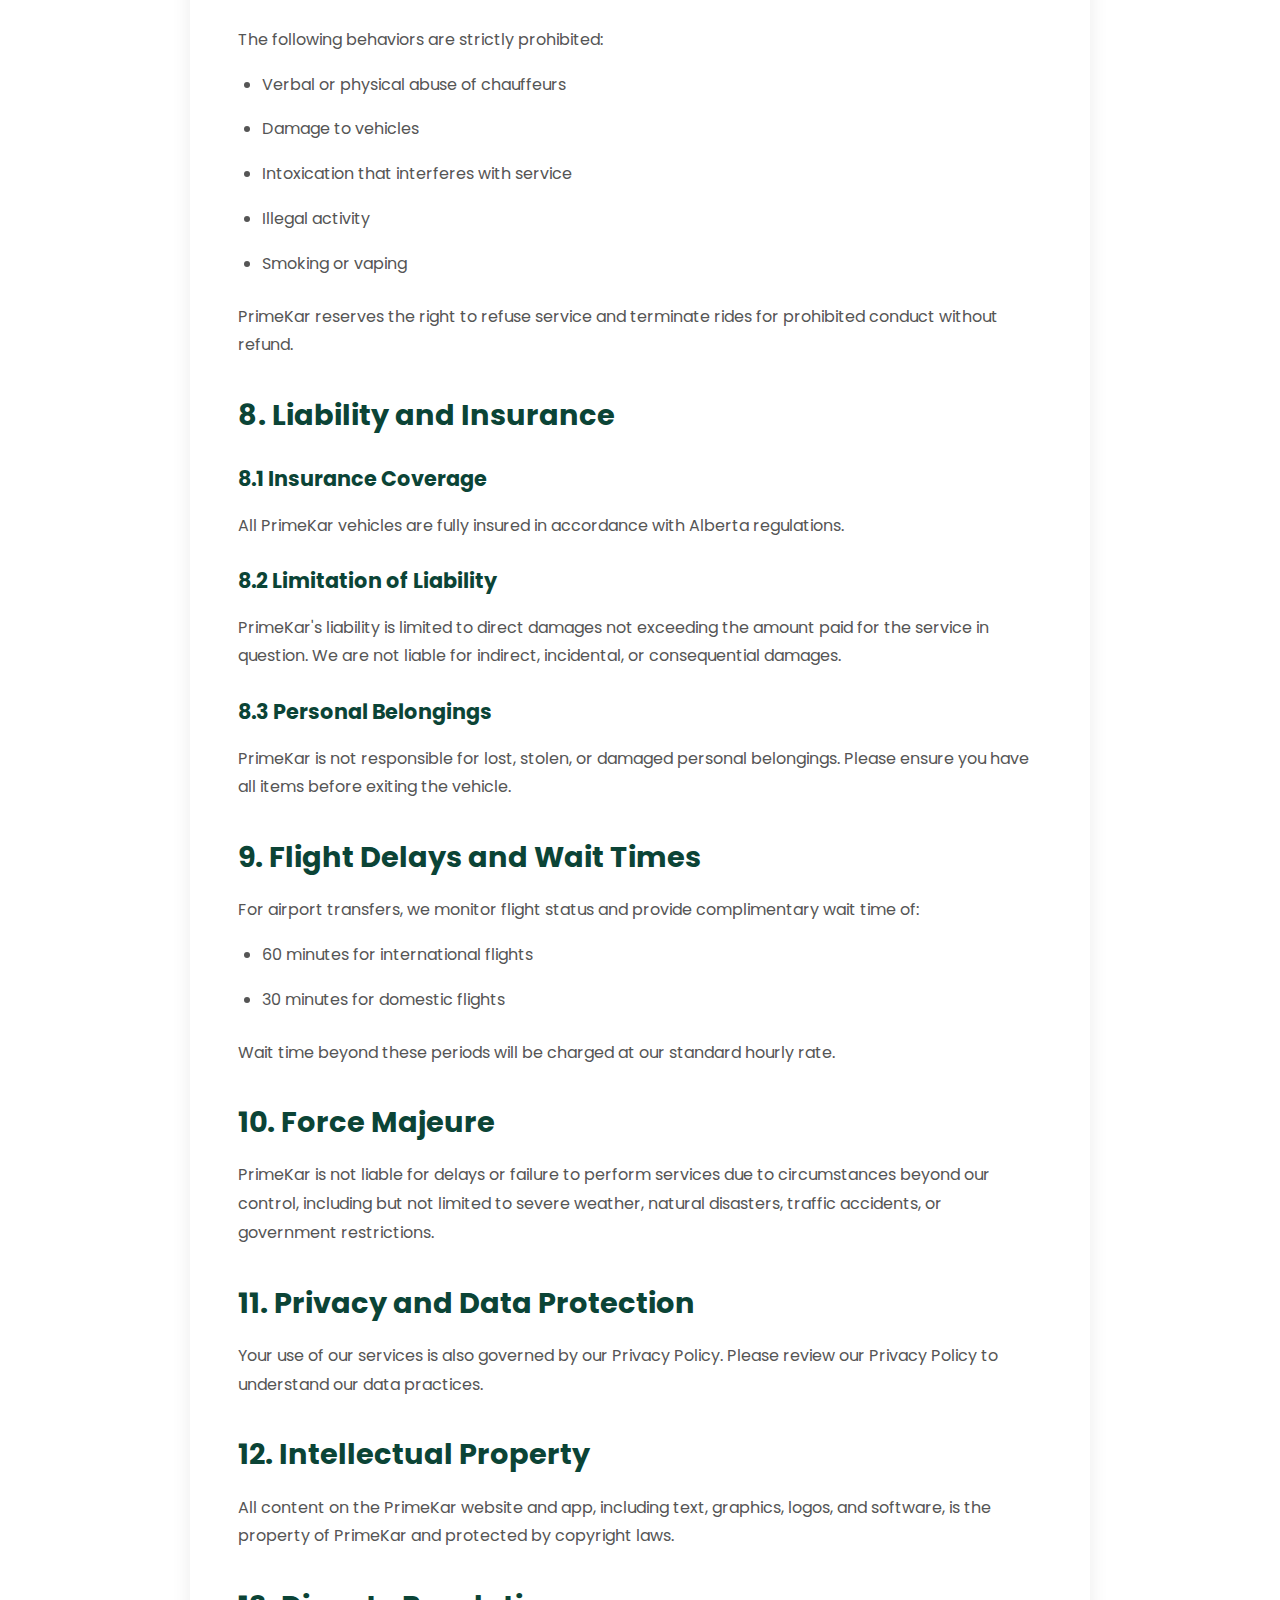
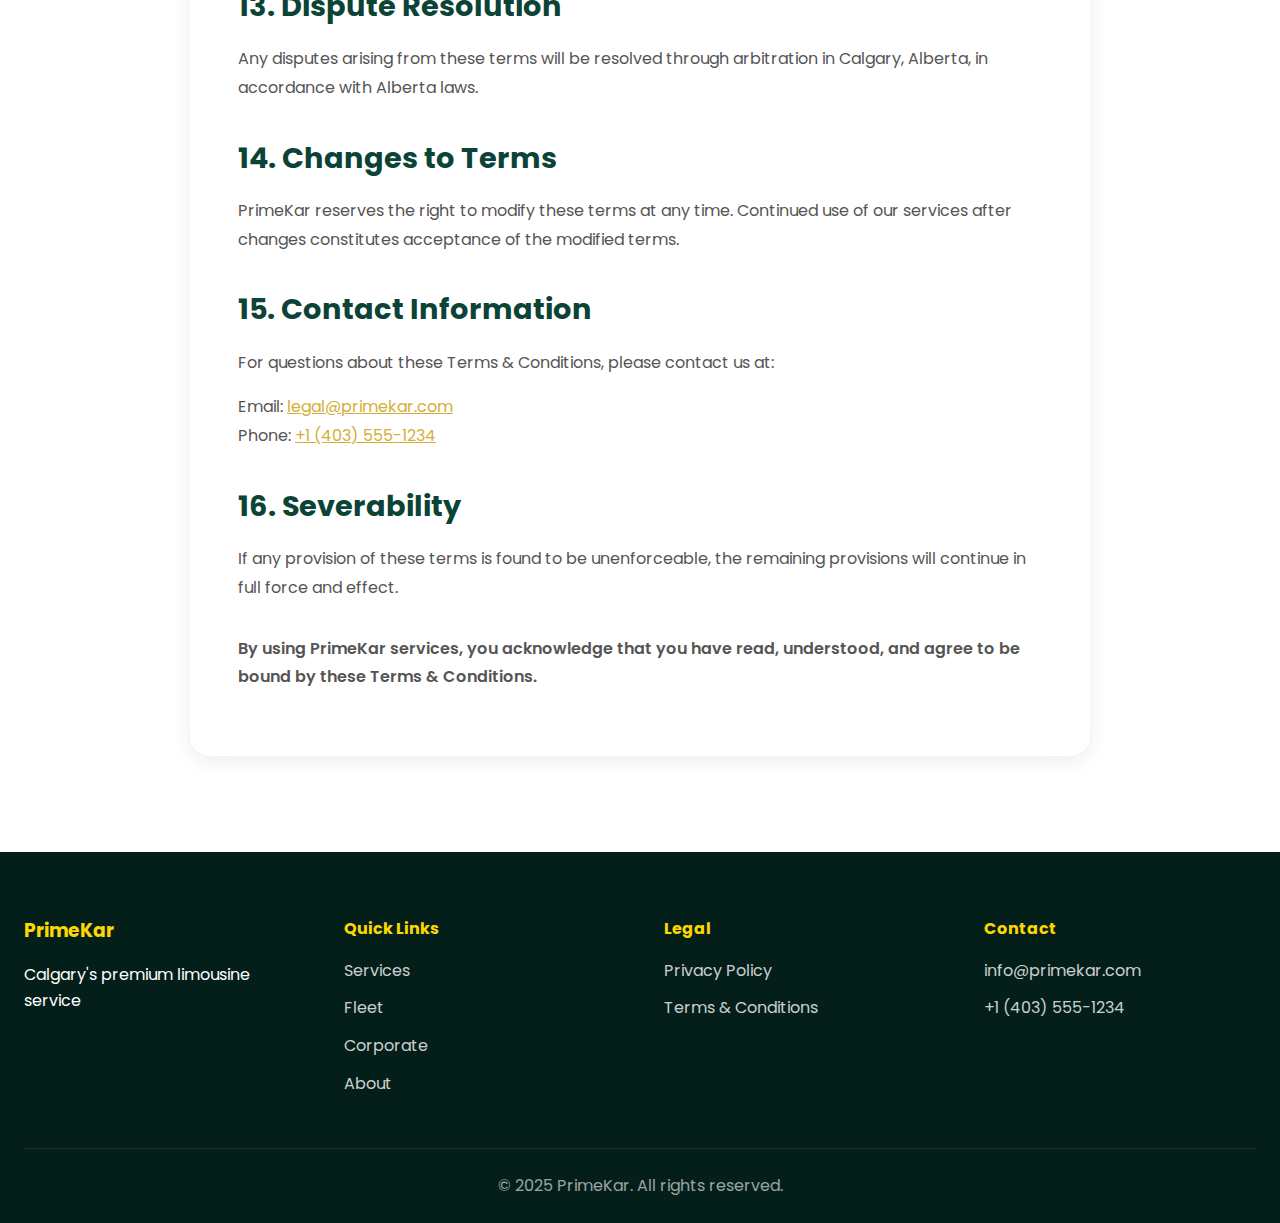
<file: terms.html>
<!DOCTYPE html>
<html lang="en">
<head>
    <meta charset="UTF-8">
    <meta name="viewport" content="width=device-width, initial-scale=1.0">
    <title>Terms & Conditions — PrimeKar</title>
    <link rel="preconnect" href="https://fonts.googleapis.com">
    <link rel="preconnect" href="https://fonts.gstatic.com" crossorigin>
    <link href="https://fonts.googleapis.com/css2?family=Poppins:wght@300;400;600;700&display=swap" rel="stylesheet">
    <link rel="stylesheet" href="/style.css">
    <style>
        .legal-content {
            max-width: 900px;
            margin: 0 auto;
            background: var(--white);
            padding: calc(var(--spacing) * 6);
            border-radius: 20px;
            box-shadow: 0 5px 20px rgba(0, 0, 0, 0.08);
        }
        .legal-content h2 {
            color: var(--dark-green);
            margin-top: calc(var(--spacing) * 4);
            margin-bottom: calc(var(--spacing) * 2);
            font-size: 1.8rem;
        }
        .legal-content h3 {
            color: var(--dark-green);
            margin-top: calc(var(--spacing) * 3);
            margin-bottom: calc(var(--spacing) * 2);
            font-size: 1.3rem;
        }
        .legal-content p,
        .legal-content li {
            color: #555;
            line-height: 1.8;
            margin-bottom: calc(var(--spacing) * 2);
        }
        .legal-content ul {
            margin-left: calc(var(--spacing) * 3);
            margin-bottom: calc(var(--spacing) * 3);
        }
        .last-updated {
            color: #888;
            font-style: italic;
            margin-bottom: calc(var(--spacing) * 4);
        }
    </style>
</head>
<body>
    <nav class="navbar">
        <div class="nav-container">
            <a href="/" class="logo">PrimeKar</a>
            <button class="mobile-menu-toggle" aria-label="Toggle menu">
                <span></span>
                <span></span>
                <span></span>
            </button>
            <ul class="nav-menu">
                <li><a href="/" class="nav-link">Home</a></li>
                <li><a href="/services.html" class="nav-link">Services</a></li>
                <li><a href="/fleet.html" class="nav-link">Fleet</a></li>
                <li><a href="/corporate.html" class="nav-link">Corporate</a></li>
                <li><a href="/about.html" class="nav-link">About</a></li>
                <li><a href="/contact.html" class="nav-link">Contact</a></li>
            </ul>
        </div>
    </nav>

    <main style="padding-top: 80px;">
        <section class="page-header section-padding dark-section">
            <div class="container">
                <h1 class="section-title fade-in" style="color: var(--white);">Terms & Conditions</h1>
            </div>
        </section>

        <section class="section-padding">
            <div class="container">
                <div class="legal-content reveal">
                    <p class="last-updated">Last Updated: October 17, 2025</p>

                    <p>Welcome to PrimeKar. By using our services, you agree to comply with and be bound by the following terms and conditions. Please read them carefully.</p>

                    <h2>1. Acceptance of Terms</h2>
                    <p>By accessing or using PrimeKar's transportation services, mobile application, or website, you agree to be bound by these Terms & Conditions and our Privacy Policy. If you do not agree with any part of these terms, you may not use our services.</p>

                    <h2>2. Service Description</h2>
                    <p>PrimeKar provides luxury limousine and chauffeur services in Calgary, Alberta. Our services include but are not limited to:</p>
                    <ul>
                        <li>Airport transfers</li>
                        <li>Executive transportation</li>
                        <li>Event transportation</li>
                        <li>Corporate accounts</li>
                        <li>Special occasion services</li>
                    </ul>

                    <h2>3. Booking and Reservations</h2>
                    <h3>3.1 Booking Process</h3>
                    <p>Reservations can be made through our mobile app, website, or by calling our customer service. All bookings are subject to vehicle availability.</p>

                    <h3>3.2 Confirmation</h3>
                    <p>You will receive a booking confirmation via email or SMS. Please verify all details are correct upon receiving confirmation.</p>

                    <h3>3.3 Modifications</h3>
                    <p>Changes to reservations must be made at least 2 hours before the scheduled pickup time. Changes are subject to availability and may incur additional charges.</p>

                    <h2>4. Cancellation Policy</h2>
                    <ul>
                        <li>Cancellations made 24+ hours before pickup: Full refund</li>
                        <li>Cancellations made 12-24 hours before pickup: 50% charge</li>
                        <li>Cancellations made less than 12 hours before pickup: 100% charge</li>
                        <li>No-shows: Full charge plus $50 administrative fee</li>
                    </ul>

                    <h2>5. Payment Terms</h2>
                    <h3>5.1 Payment Methods</h3>
                    <p>We accept major credit cards, debit cards, and corporate accounts. Payment is due at the time of booking unless otherwise arranged for corporate accounts.</p>

                    <h3>5.2 Pricing</h3>
                    <p>All prices are quoted in Canadian dollars and include applicable taxes unless otherwise stated. Prices are subject to change based on factors including but not limited to:</p>
                    <ul>
                        <li>Time of day</li>
                        <li>Distance traveled</li>
                        <li>Special requests</li>
                        <li>Peak season rates</li>
                    </ul>

                    <h3>5.3 Additional Charges</h3>
                    <p>Additional charges may apply for:</p>
                    <ul>
                        <li>Wait time beyond the complimentary period</li>
                        <li>Route changes during service</li>
                        <li>Excessive cleaning required</li>
                        <li>Tolls and parking fees</li>
                    </ul>

                    <h2>6. User Responsibilities</h2>
                    <p>As a user of PrimeKar services, you agree to:</p>
                    <ul>
                        <li>Provide accurate booking information</li>
                        <li>Be ready at the scheduled pickup time</li>
                        <li>Treat chauffeurs and vehicles with respect</li>
                        <li>Not engage in illegal activities</li>
                        <li>Not smoke in vehicles</li>
                        <li>Not bring prohibited items</li>
                        <li>Secure children in appropriate car seats (provided by client)</li>
                    </ul>

                    <h2>7. Prohibited Conduct</h2>
                    <p>The following behaviors are strictly prohibited:</p>
                    <ul>
                        <li>Verbal or physical abuse of chauffeurs</li>
                        <li>Damage to vehicles</li>
                        <li>Intoxication that interferes with service</li>
                        <li>Illegal activity</li>
                        <li>Smoking or vaping</li>
                    </ul>
                    <p>PrimeKar reserves the right to refuse service and terminate rides for prohibited conduct without refund.</p>

                    <h2>8. Liability and Insurance</h2>
                    <h3>8.1 Insurance Coverage</h3>
                    <p>All PrimeKar vehicles are fully insured in accordance with Alberta regulations.</p>

                    <h3>8.2 Limitation of Liability</h3>
                    <p>PrimeKar's liability is limited to direct damages not exceeding the amount paid for the service in question. We are not liable for indirect, incidental, or consequential damages.</p>

                    <h3>8.3 Personal Belongings</h3>
                    <p>PrimeKar is not responsible for lost, stolen, or damaged personal belongings. Please ensure you have all items before exiting the vehicle.</p>

                    <h2>9. Flight Delays and Wait Times</h2>
                    <p>For airport transfers, we monitor flight status and provide complimentary wait time of:</p>
                    <ul>
                        <li>60 minutes for international flights</li>
                        <li>30 minutes for domestic flights</li>
                    </ul>
                    <p>Wait time beyond these periods will be charged at our standard hourly rate.</p>

                    <h2>10. Force Majeure</h2>
                    <p>PrimeKar is not liable for delays or failure to perform services due to circumstances beyond our control, including but not limited to severe weather, natural disasters, traffic accidents, or government restrictions.</p>

                    <h2>11. Privacy and Data Protection</h2>
                    <p>Your use of our services is also governed by our Privacy Policy. Please review our Privacy Policy to understand our data practices.</p>

                    <h2>12. Intellectual Property</h2>
                    <p>All content on the PrimeKar website and app, including text, graphics, logos, and software, is the property of PrimeKar and protected by copyright laws.</p>

                    <h2>13. Dispute Resolution</h2>
                    <p>Any disputes arising from these terms will be resolved through arbitration in Calgary, Alberta, in accordance with Alberta laws.</p>

                    <h2>14. Changes to Terms</h2>
                    <p>PrimeKar reserves the right to modify these terms at any time. Continued use of our services after changes constitutes acceptance of the modified terms.</p>

                    <h2>15. Contact Information</h2>
                    <p>For questions about these Terms & Conditions, please contact us at:</p>
                    <p>Email: <a href="mailto:legal@primekar.com" style="color: var(--gold-dark);">legal@primekar.com</a><br>
                    Phone: <a href="tel:+14035551234" style="color: var(--gold-dark);">+1 (403) 555-1234</a></p>

                    <h2>16. Severability</h2>
                    <p>If any provision of these terms is found to be unenforceable, the remaining provisions will continue in full force and effect.</p>

                    <p style="margin-top: calc(var(--spacing) * 4); font-weight: 600;">By using PrimeKar services, you acknowledge that you have read, understood, and agree to be bound by these Terms & Conditions.</p>
                </div>
            </div>
        </section>
    </main>

    <footer class="footer">
        <div class="footer-container">
            <div class="footer-section">
                <h3>PrimeKar</h3>
                <p>Calgary's premium limousine service</p>
            </div>
            <div class="footer-section">
                <h4>Quick Links</h4>
                <ul>
                    <li><a href="/services.html">Services</a></li>
                    <li><a href="/fleet.html">Fleet</a></li>
                    <li><a href="/corporate.html">Corporate</a></li>
                    <li><a href="/about.html">About</a></li>
                </ul>
            </div>
            <div class="footer-section">
                <h4>Legal</h4>
                <ul>
                    <li><a href="/privacy.html">Privacy Policy</a></li>
                    <li><a href="/terms.html">Terms & Conditions</a></li>
                </ul>
            </div>
            <div class="footer-section">
                <h4>Contact</h4>
                <ul>
                    <li><a href="mailto:info@primekar.com">info@primekar.com</a></li>
                    <li><a href="tel:+14035551234">+1 (403) 555-1234</a></li>
                </ul>
            </div>
        </div>
        <div class="footer-bottom">
            <p>&copy; 2025 PrimeKar. All rights reserved.</p>
        </div>
    </footer>

    <script src="/main.js"></script>
</body>
</html>
</file>
<file: style.css>
* {
    margin: 0;
    padding: 0;
    box-sizing: border-box;
}

:root {
    --dark-green: #0B4436;
    --gold: #FFD700;
    --gold-dark: #D4AF37;
    --white: #FFFFFF;
    --light-gray: #F5F5F5;
    --text-dark: #333333;
    --spacing: 8px;
}

html {
    scroll-behavior: smooth;
}

body {
    font-family: 'Poppins', sans-serif;
    color: var(--text-dark);
    line-height: 1.6;
    overflow-x: hidden;
}

.navbar {
    position: fixed;
    top: 0;
    left: 0;
    right: 0;
    background: rgba(11, 68, 54, 0.95);
    backdrop-filter: blur(10px);
    padding: calc(var(--spacing) * 2) 0;
    z-index: 1000;
    box-shadow: 0 2px 20px rgba(0, 0, 0, 0.1);
}

.nav-container {
    max-width: 1400px;
    margin: 0 auto;
    padding: 0 calc(var(--spacing) * 3);
    display: flex;
    justify-content: space-between;
    align-items: center;
}

.logo {
    font-size: 1.8rem;
    font-weight: 700;
    background: linear-gradient(135deg, var(--gold) 0%, var(--gold-dark) 100%);
    -webkit-background-clip: text;
    -webkit-text-fill-color: transparent;
    background-clip: text;
    text-decoration: none;
    letter-spacing: 1px;
}

.nav-menu {
    display: flex;
    list-style: none;
    gap: calc(var(--spacing) * 4);
    align-items: center;
}

.nav-link {
    color: var(--white);
    text-decoration: none;
    font-weight: 500;
    transition: all 0.3s ease;
    position: relative;
}

.nav-link::after {
    content: '';
    position: absolute;
    bottom: -5px;
    left: 0;
    width: 0;
    height: 2px;
    background: linear-gradient(135deg, var(--gold) 0%, var(--gold-dark) 100%);
    transition: width 0.3s ease;
}

.nav-link:hover::after,
.nav-link.active::after {
    width: 100%;
}

.mobile-menu-toggle {
    display: none;
    flex-direction: column;
    background: none;
    border: none;
    cursor: pointer;
    padding: calc(var(--spacing) * 1);
}

.mobile-menu-toggle span {
    width: 25px;
    height: 3px;
    background: var(--gold);
    margin: 3px 0;
    transition: all 0.3s ease;
    border-radius: 2px;
}

.hero {
    min-height: 100vh;
    background: linear-gradient(135deg, var(--dark-green) 0%, #064032 100%);
    display: flex;
    align-items: center;
    justify-content: center;
    position: relative;
    overflow: hidden;
    padding: calc(var(--spacing) * 10) calc(var(--spacing) * 3);
}

.hero::before {
    content: '';
    position: absolute;
    top: 0;
    left: 0;
    right: 0;
    bottom: 0;
    background: url('data:image/svg+xml,<svg width="100" height="100" xmlns="http://www.w3.org/2000/svg"><rect width="1" height="1" fill="rgba(255,215,0,0.05)"/></svg>');
    background-size: 50px 50px;
    opacity: 0.3;
}

.hero-content {
    text-align: center;
    color: var(--white);
    max-width: 900px;
    position: relative;
    z-index: 1;
}

.hero-title {
    font-size: clamp(2.5rem, 5vw, 4rem);
    font-weight: 700;
    margin-bottom: calc(var(--spacing) * 3);
    line-height: 1.2;
}

.hero-subtitle {
    font-size: clamp(1.1rem, 2vw, 1.4rem);
    margin-bottom: calc(var(--spacing) * 5);
    font-weight: 300;
    opacity: 0.95;
}

.cta-button {
    background: linear-gradient(135deg, var(--gold) 0%, var(--gold-dark) 100%);
    color: var(--dark-green);
    border: none;
    padding: calc(var(--spacing) * 2.5) calc(var(--spacing) * 6);
    font-size: 1.2rem;
    font-weight: 600;
    border-radius: 50px;
    cursor: pointer;
    transition: all 0.3s ease;
    box-shadow: 0 10px 30px rgba(255, 215, 0, 0.3);
    font-family: 'Poppins', sans-serif;
    position: relative;
    overflow: hidden;
}

.cta-button:hover {
    transform: translateY(-2px);
    box-shadow: 0 15px 40px rgba(255, 215, 0, 0.4);
}

.cta-button.shimmer::before {
    content: '';
    position: absolute;
    top: -50%;
    left: -50%;
    width: 200%;
    height: 200%;
    background: linear-gradient(
        45deg,
        transparent,
        rgba(255, 255, 255, 0.3),
        transparent
    );
    animation: shimmer 3s infinite;
}

@keyframes shimmer {
    0% {
        transform: translateX(-100%) translateY(-100%) rotate(45deg);
    }
    100% {
        transform: translateX(100%) translateY(100%) rotate(45deg);
    }
}

.app-badges {
    display: flex;
    gap: calc(var(--spacing) * 2);
    justify-content: center;
    margin: calc(var(--spacing) * 4) 0;
}

.app-badge {
    transition: transform 0.3s ease;
    filter: brightness(0) invert(1);
    opacity: 0.8;
}

.app-badge:hover {
    transform: scale(1.05);
    opacity: 1;
}

.trust-icons {
    display: flex;
    gap: calc(var(--spacing) * 4);
    justify-content: center;
    margin-top: calc(var(--spacing) * 5);
    flex-wrap: wrap;
}

.trust-item {
    display: flex;
    align-items: center;
    gap: calc(var(--spacing) * 1);
    font-size: 0.95rem;
}

.trust-icon {
    font-size: 1.3rem;
    color: var(--gold);
}

.section-padding {
    padding: calc(var(--spacing) * 12) calc(var(--spacing) * 3);
}

.container {
    max-width: 1400px;
    margin: 0 auto;
}

.section-title {
    font-size: clamp(2rem, 4vw, 3rem);
    font-weight: 700;
    text-align: center;
    margin-bottom: calc(var(--spacing) * 2);
    color: var(--dark-green);
}

.section-subtitle {
    text-align: center;
    font-size: 1.2rem;
    color: #666;
    margin-bottom: calc(var(--spacing) * 6);
}

.dark-section {
    background: var(--dark-green);
}

.dark-section .section-title,
.dark-section .section-subtitle {
    color: var(--white);
}

.features-grid,
.services-grid {
    display: grid;
    grid-template-columns: repeat(auto-fit, minmax(280px, 1fr));
    gap: calc(var(--spacing) * 4);
    margin-top: calc(var(--spacing) * 6);
}

.feature-card,
.service-card {
    background: var(--white);
    padding: calc(var(--spacing) * 4);
    border-radius: 20px;
    text-align: center;
    transition: all 0.4s ease;
    box-shadow: 0 5px 20px rgba(0, 0, 0, 0.08);
}

.feature-card:hover,
.service-card:hover {
    transform: translateY(-10px) scale(1.02);
    box-shadow: 0 15px 40px rgba(0, 0, 0, 0.15);
}

.feature-icon,
.service-icon {
    font-size: 3rem;
    margin-bottom: calc(var(--spacing) * 2);
}

.feature-card h3,
.service-card h3 {
    font-size: 1.4rem;
    font-weight: 600;
    margin-bottom: calc(var(--spacing) * 2);
    color: var(--dark-green);
}

.feature-card p,
.service-card p {
    color: #666;
    line-height: 1.8;
}

.btn-secondary {
    display: inline-block;
    margin-top: calc(var(--spacing) * 6);
    padding: calc(var(--spacing) * 2) calc(var(--spacing) * 5);
    background: transparent;
    color: var(--white);
    border: 2px solid var(--gold);
    border-radius: 50px;
    text-decoration: none;
    font-weight: 600;
    transition: all 0.3s ease;
}

.btn-secondary:hover {
    background: var(--gold);
    color: var(--dark-green);
    transform: translateY(-2px);
    box-shadow: 0 10px 30px rgba(255, 215, 0, 0.3);
}

.cta-section {
    background: linear-gradient(135deg, var(--dark-green) 0%, #064032 100%);
    text-align: center;
}

.cta-content h2 {
    color: var(--white);
    font-size: clamp(2rem, 4vw, 2.8rem);
    margin-bottom: calc(var(--spacing) * 2);
}

.cta-content p {
    color: var(--white);
    font-size: 1.2rem;
    margin-bottom: calc(var(--spacing) * 4);
    opacity: 0.9;
}

.footer {
    background: #041f1a;
    color: var(--white);
    padding: calc(var(--spacing) * 8) calc(var(--spacing) * 3) calc(var(--spacing) * 3);
}

.footer-container {
    max-width: 1400px;
    margin: 0 auto;
    display: grid;
    grid-template-columns: repeat(auto-fit, minmax(250px, 1fr));
    gap: calc(var(--spacing) * 6);
    margin-bottom: calc(var(--spacing) * 5);
}

.footer-section h3,
.footer-section h4 {
    margin-bottom: calc(var(--spacing) * 2);
    color: var(--gold);
}

.footer-section ul {
    list-style: none;
}

.footer-section ul li {
    margin-bottom: calc(var(--spacing) * 1.5);
}

.footer-section a {
    color: rgba(255, 255, 255, 0.8);
    text-decoration: none;
    transition: color 0.3s ease;
}

.footer-section a:hover {
    color: var(--gold);
}

.footer-bottom {
    text-align: center;
    padding-top: calc(var(--spacing) * 3);
    border-top: 1px solid rgba(255, 255, 255, 0.1);
    color: rgba(255, 255, 255, 0.6);
}

.mobile-sticky-cta {
    display: none;
    position: fixed;
    bottom: 0;
    left: 0;
    right: 0;
    padding: calc(var(--spacing) * 2);
    background: rgba(11, 68, 54, 0.98);
    backdrop-filter: blur(10px);
    box-shadow: 0 -5px 20px rgba(0, 0, 0, 0.2);
    z-index: 999;
}

.mobile-sticky-cta .cta-button {
    width: 100%;
}

.fade-in {
    animation: fadeIn 1s ease-out forwards;
    opacity: 0;
}

.fade-in-delay {
    animation: fadeIn 1s ease-out 0.3s forwards;
    opacity: 0;
}

.fade-in-delay-2 {
    animation: fadeIn 1s ease-out 0.6s forwards;
    opacity: 0;
}

.fade-in-delay-3 {
    animation: fadeIn 1s ease-out 0.9s forwards;
    opacity: 0;
}

.fade-in-delay-4 {
    animation: fadeIn 1s ease-out 1.2s forwards;
    opacity: 0;
}

@keyframes fadeIn {
    from {
        opacity: 0;
        transform: translateY(20px);
    }
    to {
        opacity: 1;
        transform: translateY(0);
    }
}

.reveal {
    opacity: 0;
    transform: translateY(30px);
    transition: all 0.8s ease-out;
}

.reveal.active {
    opacity: 1;
    transform: translateY(0);
}

@media (max-width: 968px) {
    .nav-menu {
        position: fixed;
        top: 70px;
        left: 0;
        right: 0;
        background: rgba(11, 68, 54, 0.98);
        flex-direction: column;
        padding: calc(var(--spacing) * 3);
        gap: calc(var(--spacing) * 3);
        transform: translateX(-100%);
        transition: transform 0.3s ease;
        box-shadow: 0 10px 30px rgba(0, 0, 0, 0.3);
    }

    .nav-menu.active {
        transform: translateX(0);
    }

    .mobile-menu-toggle {
        display: flex;
    }

    .mobile-menu-toggle.active span:nth-child(1) {
        transform: rotate(45deg) translate(5px, 5px);
    }

    .mobile-menu-toggle.active span:nth-child(2) {
        opacity: 0;
    }

    .mobile-menu-toggle.active span:nth-child(3) {
        transform: rotate(-45deg) translate(7px, -6px);
    }

    .mobile-sticky-cta {
        display: block;
    }

    .hero {
        padding-bottom: calc(var(--spacing) * 15);
    }

    .features-grid,
    .services-grid {
        grid-template-columns: 1fr;
    }

    .trust-icons {
        gap: calc(var(--spacing) * 2);
    }
}

@media (max-width: 640px) {
    .hero-title {
        font-size: 2rem;
    }

    .hero-subtitle {
        font-size: 1rem;
    }

    .section-padding {
        padding: calc(var(--spacing) * 6) calc(var(--spacing) * 2);
    }

    .app-badges {
        flex-direction: column;
        align-items: center;
    }
}
</file>
